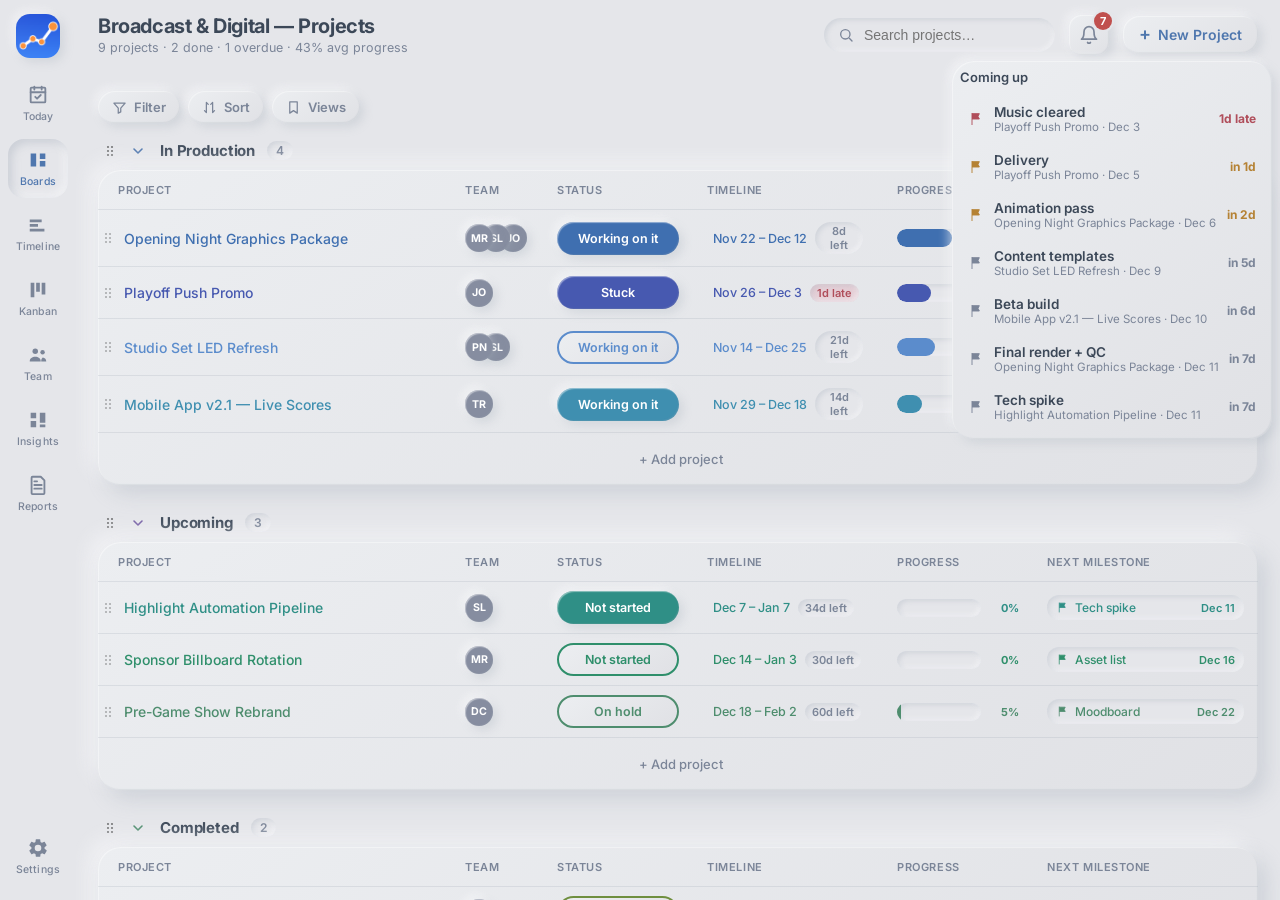
<file: index.html>
<!DOCTYPE html>
<html lang="en">
<head>
  <meta charset="UTF-8" />
  <meta name="viewport" content="width=device-width, initial-scale=1.0, viewport-fit=cover, maximum-scale=1.0" />
  <meta name="theme-color" content="#1d4ed8" />
  <title>Line Sweep Pro — Project Scheduling & Tracking</title>
  <meta name="description" content="Assign, track, monitor and set milestone dates for your team's projects." />

  <!-- PWA / iPhone home-screen -->
  <link rel="manifest" href="manifest.webmanifest" />
  <link rel="apple-touch-icon" href="icons/apple-touch-icon.png" />
  <meta name="apple-mobile-web-app-capable" content="yes" />
  <meta name="apple-mobile-web-app-status-bar-style" content="black-translucent" />
  <meta name="apple-mobile-web-app-title" content="Line Sweep Pro" />

  <link rel="preconnect" href="https://fonts.googleapis.com" />
  <link rel="preconnect" href="https://fonts.gstatic.com" crossorigin />
  <!-- Load Inter non-render-blocking: the app must never wait on the font host
       (offline / slow network). Renders instantly in the fallback, then swaps
       to Inter when it arrives (display=swap). -->
  <link rel="stylesheet" href="https://fonts.googleapis.com/css2?family=Inter:wght@300..700&display=swap"
        media="print" onload="this.media='all'" />
  <noscript><link rel="stylesheet" href="https://fonts.googleapis.com/css2?family=Inter:wght@300..700&display=swap" /></noscript>
  <link rel="stylesheet" href="css/motion.css" />
  <link rel="stylesheet" href="css/styles.css" />
</head>
<body>
  <div id="app" class="app">
    <!-- Slim icon rail (desktop) -->
    <nav class="rail" aria-label="Primary">
      <div class="rail__logo" title="Line Sweep Pro">
        <img src="icons/icon-192.png" alt="Line Sweep Pro" />
      </div>
      <button class="rail__btn" data-nav="today" title="Today">
        <svg viewBox="0 0 24 24"><path d="M5 4h14a1 1 0 011 1v14a1 1 0 01-1 1H5a1 1 0 01-1-1V5a1 1 0 011-1z" fill="none" stroke="currentColor" stroke-width="2"/><path d="M4 9h16M8 3v3M16 3v3" fill="none" stroke="currentColor" stroke-width="2" stroke-linecap="round"/><path d="M9 14l2 2 4-4" fill="none" stroke="currentColor" stroke-width="2" stroke-linecap="round" stroke-linejoin="round"/></svg>
        <span>Today</span>
      </button>
      <button class="rail__btn is-active" data-nav="board" title="Boards">
        <svg viewBox="0 0 24 24"><path d="M4 5h6v14H4zM14 5h6v6h-6zM14 13h6v6h-6z"/></svg>
        <span>Boards</span>
      </button>
      <button class="rail__btn" data-nav="timeline" title="Timeline">
        <svg viewBox="0 0 24 24"><path d="M3 6h13v3H3zM3 11h9v3H3zM3 16h16v3H3z"/></svg>
        <span>Timeline</span>
      </button>
      <button class="rail__btn" data-nav="kanban" title="Kanban">
        <svg viewBox="0 0 24 24"><path d="M4 4h4v16H4zM10 4h4v10h-4zM16 4h4v13h-4z"/></svg>
        <span>Kanban</span>
      </button>
      <button class="rail__btn" data-nav="people" title="Team">
        <svg viewBox="0 0 24 24"><circle cx="9" cy="8" r="3"/><circle cx="17" cy="9" r="2.4"/><path d="M3 19c0-3.3 2.7-5 6-5s6 1.7 6 5zM15.5 19c0-2 .6-3.4 1.7-4.2 2.4.3 3.8 1.9 3.8 4.2z"/></svg>
        <span>Team</span>
      </button>
      <button class="rail__btn" data-nav="dashboard" title="Dashboard">
        <svg viewBox="0 0 24 24"><path d="M4 13h6v7H4zM4 4h6v6H4zM14 4h6v11h-6zM14 17h6v3h-6z"/></svg>
        <span>Insights</span>
      </button>
      <button class="rail__btn" data-nav="reports" title="Reports">
        <svg viewBox="0 0 24 24"><path d="M6 3h9l4 4v14a1 1 0 01-1 1H6a1 1 0 01-1-1V4a1 1 0 011-1z" fill="none" stroke="currentColor" stroke-width="2" stroke-linejoin="round"/><path d="M8 12h8M8 16h8M8 8h3" stroke="currentColor" stroke-width="2" stroke-linecap="round"/></svg>
        <span>Reports</span>
      </button>
      <button class="rail__btn rail__btn--gear" data-nav="settings" title="Settings">
        <svg viewBox="0 0 24 24"><path d="M19.14 12.94a7.49 7.49 0 000-1.88l2.03-1.58a.5.5 0 00.12-.64l-1.92-3.32a.5.5 0 00-.6-.22l-2.39.96a7.3 7.3 0 00-1.62-.94l-.36-2.54a.5.5 0 00-.5-.42h-3.84a.5.5 0 00-.5.42l-.36 2.54c-.59.24-1.13.56-1.62.94l-2.39-.96a.5.5 0 00-.6.22L2.68 8.84a.5.5 0 00.12.64l2.03 1.58a7.49 7.49 0 000 1.88l-2.03 1.58a.5.5 0 00-.12.64l1.92 3.32c.14.24.42.34.66.22l2.39-.96c.49.38 1.03.7 1.62.94l.36 2.54c.05.24.26.42.5.42h3.84c.24 0 .45-.18.5-.42l.36-2.54c.59-.24 1.13-.56 1.62-.94l2.39.96c.24.12.52.02.66-.22l1.92-3.32a.5.5 0 00-.12-.64l-2.03-1.58zM12 15.6A3.6 3.6 0 1112 8.4a3.6 3.6 0 010 7.2z"/></svg>
        <span>Settings</span>
      </button>
    </nav>

    <!-- Main -->
    <main class="main">
      <header class="topbar">
        <button class="topbar__menu" id="menuBtn" aria-label="Menu">
          <svg viewBox="0 0 24 24"><path d="M3 6h18M3 12h18M3 18h18" stroke="currentColor" stroke-width="2" fill="none" stroke-linecap="round"/></svg>
        </button>
        <div class="topbar__title">
          <h1 id="viewTitle">Projects</h1>
          <p id="viewSubtitle" class="topbar__sub"></p>
        </div>
        <div class="topbar__search">
          <svg viewBox="0 0 24 24"><circle cx="11" cy="11" r="7" fill="none" stroke="currentColor" stroke-width="2"/><path d="M21 21l-4-4" stroke="currentColor" stroke-width="2" stroke-linecap="round"/></svg>
          <input id="searchInput" type="search" placeholder="Search projects…" autocomplete="off" />
        </div>
        <button class="topbar__bell" id="reminderBtn" aria-label="Reminders" title="Upcoming milestones">
          <svg viewBox="0 0 24 24"><path d="M18 8a6 6 0 10-12 0c0 7-3 9-3 9h18s-3-2-3-9z" fill="none" stroke="currentColor" stroke-width="2" stroke-linejoin="round"/><path d="M13.7 21a2 2 0 01-3.4 0" fill="none" stroke="currentColor" stroke-width="2" stroke-linecap="round"/></svg>
          <span class="topbar__bell-badge" id="reminderBadge" hidden>0</span>
        </button>
        <button class="btn btn--primary topbar__add" id="addProjectBtn">
          <span class="btn__plus">+</span><span class="btn__label">New Project</span>
        </button>
      </header>

      <div id="viewRoot" class="view-root"></div>
    </main>

    <!-- Mobile bottom tab bar -->
    <nav class="tabbar" aria-label="Views">
      <button class="tabbar__btn is-active" data-nav="board"><svg viewBox="0 0 24 24"><path d="M4 5h6v14H4zM14 5h6v6h-6zM14 13h6v6h-6z"/></svg><span>Board</span></button>
      <button class="tabbar__btn" data-nav="timeline"><svg viewBox="0 0 24 24"><path d="M3 6h13v3H3zM3 11h9v3H3zM3 16h16v3H3z"/></svg><span>Timeline</span></button>
      <button class="tabbar__btn tabbar__btn--fab" id="addProjectBtnMobile" aria-label="New project"><span>+</span></button>
      <button class="tabbar__btn" data-nav="people"><svg viewBox="0 0 24 24"><circle cx="9" cy="8" r="3"/><circle cx="17" cy="9" r="2.4"/><path d="M3 19c0-3.3 2.7-5 6-5s6 1.7 6 5zM15.5 19c0-2 .6-3.4 1.7-4.2 2.4.3 3.8 1.9 3.8 4.2z"/></svg><span>Team</span></button>
      <button class="tabbar__btn" data-nav="dashboard"><svg viewBox="0 0 24 24"><path d="M4 13h6v7H4zM4 4h6v6H4zM14 4h6v11h-6zM14 17h6v3h-6z"/></svg><span>Insights</span></button>
    </nav>
  </div>

  <!-- Modal host -->
  <div id="modalHost" class="modal-host" hidden></div>
  <!-- Toast host -->
  <div id="toastHost" class="toast-host" aria-live="polite"></div>

  <script src="js/motion.js"></script>
  <script src="js/store.js"></script>
  <script src="js/app.js"></script>
</body>
</html>
</file>
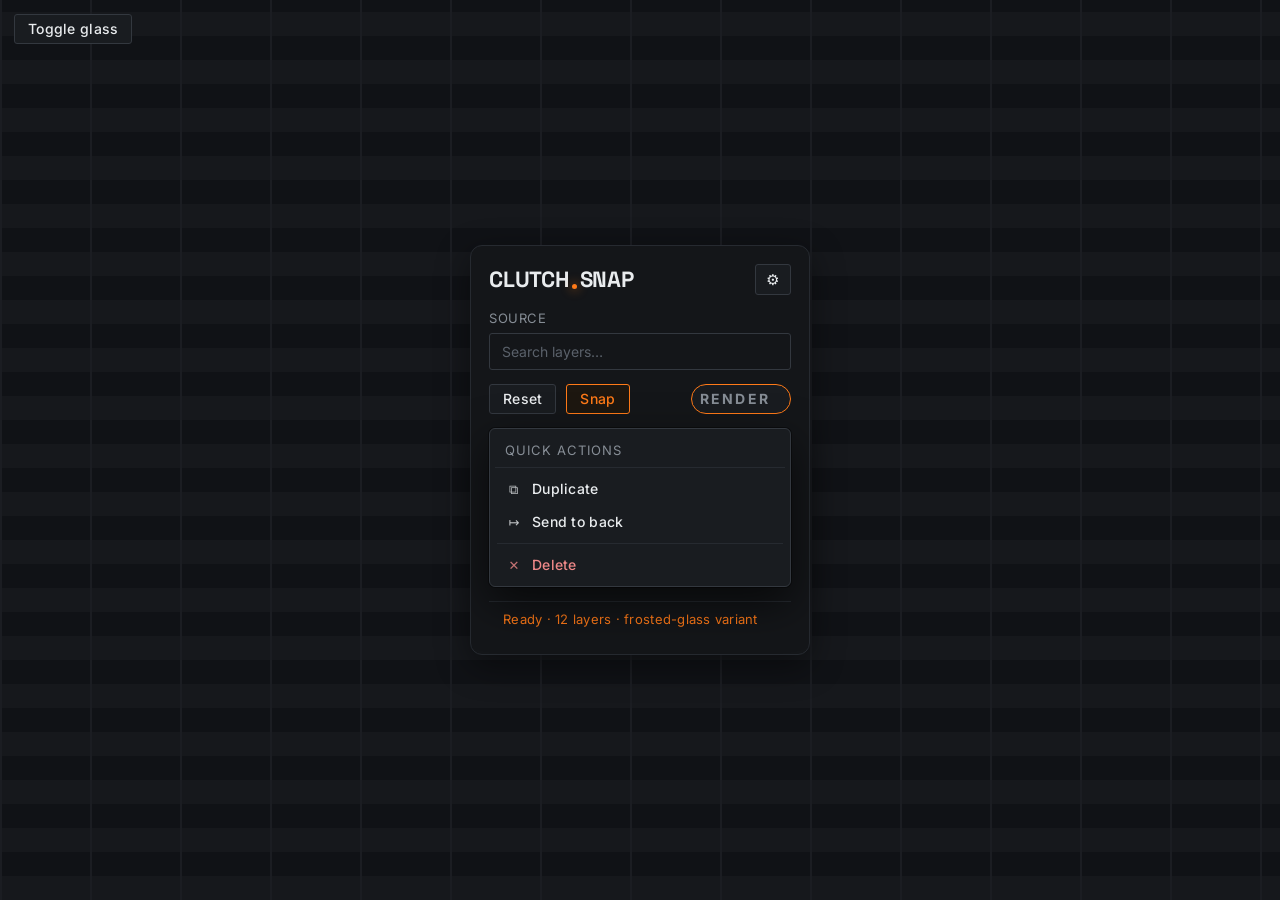
<file: glass-preview.html>
<!doctype html>
<html lang="en">
<head>
<meta charset="utf-8">
<title>Clutch — Frosted Glass Preview</title>
<!-- tokens first (single source of truth; @imports Inter + Space Grotesk),
     then base, then the glass variant. NOTE: the clutch.css I was given still
     hardcodes Geist Mono in :root, so I load tokens LAST here to let Inter win.
     The real fix is to delete the --mono/--display lines from clutch.css and let
     clutch-tokens.css own them, per that file's "single source of truth" note. -->
<link rel="stylesheet" href="clutch.css">
<link rel="stylesheet" href="clutch-glass.css">
<link rel="stylesheet" href="clutch-tokens.css">
<style>
  /* preview-only: fake an "After Effects behind the panel" so you can judge the
     glass look. In the real CEP panel this layer does NOT exist — AE draws here
     and the panel cannot blur it. This is purely to evaluate the aesthetic. */
  body{ overflow:auto; background:transparent; }
  .fake-ae{
    position:fixed; inset:0; z-index:0;
    background:
      repeating-linear-gradient(90deg, #1b1d22 0 2px, transparent 2px 90px),
      repeating-linear-gradient(0deg,  #16181c 0 24px, #101216 24px 48px),
      linear-gradient(135deg, #20242b, #0c0d10);
  }
  .stage{ position:relative; z-index:1; min-height:100%; display:flex; align-items:center; justify-content:center; padding:40px; }
  /* default (solid) panel surface — what Clutch shows with theme OFF */
  .panel{
    width:340px; padding:18px; display:flex; flex-direction:column; gap:14px;
    background:var(--panel); border:1px solid var(--line); border-radius:12px;
    box-shadow:0 10px 34px rgba(0,0,0,0.45);
  }
  .toggle{ position:fixed; top:14px; left:14px; z-index:10; }
  .row{ display:flex; gap:10px; align-items:center; }
  .field{ display:flex; flex-direction:column; gap:6px; }
  label.k{ font-size:var(--fs-label); color:var(--grey); letter-spacing:.04em; text-transform:uppercase; }
  .menu-demo{ position:static; display:flex; }
</style>
</head>
<body>
  <!-- 'fake-ae' stands in for the After Effects UI behind the panel, purely so
       you can judge the frost. NOTE: in the real CEP panel this content is NOT
       blurrable — this preview is optimistic on purpose. -->
  <div class="fake-ae"></div>

  <!-- runtime theme switch: this is the only line of app code needed to adopt it -->
  <button class="toggle" onclick="document.body.classList.toggle('theme-glass')">Toggle glass</button>

  <div class="stage">
    <div class="panel glass">
      <div class="row">
        <span class="cl-word">CLUTCH<i class="cl-dot"></i>SNAP</span>
        <span class="spacer"></span>
        <button class="icon">⚙</button>
      </div>

      <div class="field">
        <label class="k">Source</label>
        <input class="cl-input" placeholder="Search layers…">
      </div>

      <div class="row">
        <button>Reset</button>
        <button class="active">Snap</button>
        <span class="spacer"></span>
        <button class="cl-action"><span>RENDER</span></button>
      </div>

      <!-- real backdrop-filter blur: this menu frosts the panel content behind it -->
      <div class="cl-menu menu-demo" style="position:static;">
        <div class="cl-menu-head">Quick actions</div>
        <button><span class="ci">⧉</span> Duplicate</button>
        <button><span class="ci">↦</span> Send to back</button>
        <div class="cl-menu-sep"></div>
        <button class="danger"><span class="ci">✕</span> Delete</button>
      </div>

      <div class="cl-status good">Ready · 12 layers · frosted-glass variant</div>
    </div>
  </div>
</body>
</html>
</file>
<file: css/motion.css>
/* =============================================================================
   motion.css — a small, portable "house motion" system
   -----------------------------------------------------------------------------
   One settle curve, three speeds, a handful of enter/exit keyframes, and a few
   interaction patterns (lift, press, reorder, theme crossfade). Framework-
   agnostic, dependency-free, and reduced-motion aware.

   Extracted and generalized from the Rundown house motion style.

   USAGE
     <link rel="stylesheet" href="motion.css" />

     <!-- animate on mount -->
     <div class="m-pop-in"> … </div>

     <!-- transition tokens on your own rules -->
     .btn { transition: background var(--motion-fast) var(--ease-standard); }

   PHILOSOPHY
     - Reference the tokens, don't hand-pick durations/curves per element.
     - --ease-settle is the signature: things decelerate into place.
     - Keep motion short. 130/190/280ms covers almost everything.
   ============================================================================= */

:root {
  /* ---- Easing --------------------------------------------------------- */
  --ease-settle: cubic-bezier(0.22, 1, 0.36, 1);   /* THE house curve — decelerate into place */
  --ease-standard: cubic-bezier(0.4, 0, 0.2, 1);   /* symmetric ease — general transitions */
  --ease-out: cubic-bezier(0, 0, 0.2, 1);          /* decelerate — enters */
  --ease-in: cubic-bezier(0.4, 0, 1, 1);           /* accelerate — exits */

  /* ---- Durations ------------------------------------------------------ */
  --motion-fast: 130ms;  /* taps, chips, hovers */
  --motion: 190ms;       /* the default — reorders, panels, selection */
  --motion-slow: 280ms;  /* larger surfaces, theme crossfade */

  /* ---- Tunable knobs for the patterns below --------------------------- */
  --motion-travel: 8px;                              /* how far slide/pop enters move */
  --motion-lift-bg: #ffffff;                         /* dragged-item background */
  --motion-lift-shadow: 0 8px 22px rgba(0, 0, 0, 0.18);
}

/* =============================================================================
   Keyframes
   ============================================================================= */
@keyframes m-fade-in  { from { opacity: 0; } to { opacity: 1; } }
@keyframes m-fade-out { from { opacity: 1; } to { opacity: 0; } }

@keyframes m-pop-in {
  from { opacity: 0; transform: scale(0.96) translateY(var(--motion-travel)); }
  to   { opacity: 1; transform: none; }
}
@keyframes m-pop-out {
  from { opacity: 1; transform: none; }
  to   { opacity: 0; transform: scale(0.96) translateY(var(--motion-travel)); }
}

@keyframes m-slide-up-in {
  from { opacity: 0; transform: translateY(var(--motion-travel)); }
  to   { opacity: 1; transform: none; }
}
@keyframes m-slide-down-in {
  from { opacity: 0; transform: translateY(calc(-1 * var(--motion-travel))); }
  to   { opacity: 1; transform: none; }
}
@keyframes m-slide-left-in {
  from { opacity: 0; transform: translateX(var(--motion-travel)); }
  to   { opacity: 1; transform: none; }
}
@keyframes m-slide-right-in {
  from { opacity: 0; transform: translateX(calc(-1 * var(--motion-travel))); }
  to   { opacity: 1; transform: none; }
}

@keyframes m-spin  { to { transform: rotate(360deg); } }
@keyframes m-pulse { 0%, 100% { opacity: 0.35; } 50% { opacity: 1; } }
@keyframes m-shimmer { from { background-position: -150% 0; } to { background-position: 150% 0; } }

/* =============================================================================
   Enter / exit utilities — add a class to animate. `both` holds the end frame.
   ============================================================================= */
.m-fade-in    { animation: m-fade-in var(--motion) var(--ease-out) both; }
.m-fade-out   { animation: m-fade-out var(--motion-fast) var(--ease-in) both; }
.m-pop-in     { animation: m-pop-in var(--motion) var(--ease-settle) both; }
.m-pop-out    { animation: m-pop-out var(--motion-fast) var(--ease-in) both; }
.m-slide-up   { animation: m-slide-up-in var(--motion) var(--ease-settle) both; }
.m-slide-down { animation: m-slide-down-in var(--motion) var(--ease-settle) both; }
.m-slide-left { animation: m-slide-left-in var(--motion) var(--ease-settle) both; }
.m-slide-right{ animation: m-slide-right-in var(--motion) var(--ease-settle) both; }

/* Stagger children: set --m-i (index) on each, or use nth-child in your own CSS. */
.m-stagger > * { animation: m-pop-in var(--motion) var(--ease-settle) both; }
.m-stagger > *  { animation-delay: calc(var(--m-i, 0) * 40ms); }

/* Looping helpers */
.m-spin  { animation: m-spin 0.9s linear infinite; }
.m-pulse { animation: m-pulse 0.9s ease-in-out infinite; }

/* Skeleton shimmer — pair with a gradient background sized 200% wide. */
.m-shimmer {
  background: linear-gradient(
    90deg,
    rgba(0, 0, 0, 0.04) 25%,
    rgba(0, 0, 0, 0.09) 37%,
    rgba(0, 0, 0, 0.04) 63%
  );
  background-size: 200% 100%;
  animation: m-shimmer 1.4s ease-in-out infinite;
}

/* =============================================================================
   Accordion / expand
   Height can't be transitioned to `auto`, so use the grid-rows 0fr→1fr trick.
   Requires a SINGLE direct child wrapping the collapsible content:

     <div class="m-collapse" data-open>
       <div>…content…</div>
     </div>

   Toggle by adding / removing the `data-open` attribute (or `.is-open`).
   ============================================================================= */
.m-collapse {
  display: grid;
  grid-template-rows: 0fr;
  transition: grid-template-rows var(--motion) var(--ease-settle);
}
.m-collapse[data-open],
.m-collapse.is-open {
  grid-template-rows: 1fr;
}
.m-collapse > * {
  min-height: 0;
  overflow: hidden;
}

/* =============================================================================
   Interaction patterns
   ============================================================================= */

/* General hover/appearance transitions for interactive elements. */
.m-interactive {
  transition:
    background-color var(--motion-fast) var(--ease-standard),
    border-color var(--motion-fast) var(--ease-standard),
    color var(--motion-fast) var(--ease-standard),
    box-shadow var(--motion-fast) var(--ease-standard),
    transform var(--motion-fast) var(--ease-standard);
}

/* Tactile tap feedback. */
.m-press { transition: transform var(--motion-fast) var(--ease-standard); }
.m-press:active { transform: scale(0.97); }

/* Drag "lift" — apply to an item while it is being dragged / reordered. */
.m-lift {
  position: relative;
  z-index: 3;
  background: var(--motion-lift-bg);
  box-shadow: var(--motion-lift-shadow);
  cursor: grabbing;
}

/* Reorder glide — elements that should ease to a new position on layout change.
   Works on its own for transform-driven moves; for full list reordering pair it
   with a FLIP helper in JS (measure → set transform → clear on next frame). */
.m-reorder { transition: transform var(--motion) var(--ease-settle); }

/* =============================================================================
   Theme / color crossfade
   Add `.theme-animating` to the root element ONLY during a light/dark switch,
   then remove it after ~--motion-slow so ordinary interactions stay instant:

     root.classList.add('theme-animating');
     // flip your theme tokens…
     setTimeout(() => root.classList.remove('theme-animating'), 300);
   ============================================================================= */
.theme-animating,
.theme-animating *,
.theme-animating *::before,
.theme-animating *::after {
  transition:
    background-color var(--motion-slow) var(--ease-standard),
    border-color var(--motion-slow) var(--ease-standard),
    color var(--motion-slow) var(--ease-standard),
    fill var(--motion-slow) var(--ease-standard) !important;
}

/* =============================================================================
   Reduced motion — honor the OS setting. Near-instant transitions/animations
   while still letting state changes land (0.001ms keeps JS animationend/
   transitionend events firing).
   ============================================================================= */
@media (prefers-reduced-motion: reduce) {
  *,
  *::before,
  *::after {
    animation-duration: 0.001ms !important;
    animation-iteration-count: 1 !important;
    transition-duration: 0.001ms !important;
    scroll-behavior: auto !important;
  }
  .m-collapse { transition: none; }
}
</file>
<file: css/styles.css>
/* Line Sweep Pro — Monday-style design system.
   Palette nods to a blue/orange broadcast brand; motion lives in motion.js. */

:root {
  --blue: #0073ea;
  --blue-dark: #1d4ed8;
  --blue-600: #2563eb;
  --orange: #fb923c;
  --ink: #1c1f3b;
  --ink-soft: #676879;
  --line: #e6e9ef;
  --line-soft: #f0f2f6;
  --bg: #f6f7fb;
  --surface: #ffffff;
  --radius: 12px;
  --radius-sm: 8px;
  /* Motion — the house style ("On Air"): one settle curve, three speeds.
     Reference these (or Motion.EASE/DUR in js/motion.js) for anything that moves. */
  --ease-settle: cubic-bezier(0.22, 1, 0.36, 1);  /* decelerate into place */
  --ease-standard: cubic-bezier(0.4, 0, 0.2, 1);  /* symmetric ease */
  --motion-fast: 130ms;   /* taps, chips, hovers */
  --motion: 190ms;        /* the default — reorders, panels, selection */
  --motion-slow: 280ms;   /* larger surfaces */
  --shadow-sm: 0 1px 2px rgba(29, 37, 65, .06), 0 1px 3px rgba(29, 37, 65, .05);
  --shadow-md: 0 6px 20px rgba(29, 37, 65, .10);
  --shadow-lg: 0 18px 50px rgba(29, 37, 65, .22);
  --rail-w: 76px;
  --font: 'Inter', -apple-system, BlinkMacSystemFont, 'Segoe UI', Roboto, Helvetica, Arial, sans-serif;
  --safe-b: env(safe-area-inset-bottom, 0px);
}

* { box-sizing: border-box; }
html, body { height: 100%; }
body {
  margin: 0;
  font-family: var(--font);
  color: var(--ink);
  background: var(--bg);
  -webkit-font-smoothing: antialiased;
  text-rendering: optimizeLegibility;
}
button { font-family: inherit; cursor: pointer; }
svg { display: block; }
/* The [hidden] attribute must always win, even over component display rules
   (e.g. .modal-host { display: flex }). Without this the hidden modal layer
   stays as a full-screen overlay and swallows every click. */
[hidden] { display: none !important; }

/* ===== App shell ========================================================== */
.app {
  display: grid;
  grid-template-columns: var(--rail-w) 1fr;
  height: 100vh;
  height: 100dvh;
}

/* ----- Left rail ----- */
.rail {
  background: linear-gradient(180deg, #12235c 0%, #1d3a8a 100%);
  display: flex;
  flex-direction: column;
  align-items: center;
  padding: 14px 8px calc(14px + var(--safe-b));
  gap: 6px;
  overflow: hidden;
}
.rail__logo {
  width: 44px; height: 44px; border-radius: 12px; overflow: hidden;
  margin-bottom: 10px; box-shadow: 0 4px 14px rgba(0,0,0,.3); flex: none;
}
.rail__logo img { width: 100%; height: 100%; object-fit: cover; }
.rail__btn {
  width: 100%; border: 0; background: transparent; color: rgba(255,255,255,.72);
  display: flex; flex-direction: column; align-items: center; gap: 4px;
  padding: 10px 4px; border-radius: 12px; font-size: 10.5px; font-weight: 500;
  letter-spacing: .01em; transition: background .18s, color .18s, transform .18s;
}
.rail__btn svg { width: 22px; height: 22px; fill: currentColor; }
.rail__btn:hover { background: rgba(255,255,255,.10); color: #fff; transform: translateY(-1px); }
.rail__btn.is-active { background: rgba(255,255,255,.16); color: #fff; }
.rail__btn.is-active::before {
  content: ''; position: absolute; left: 0; width: 4px; height: 26px;
  background: var(--orange); border-radius: 0 4px 4px 0; margin-left: -8px;
}
.rail__btn { position: relative; }

/* ----- Main ----- */
.main { display: flex; flex-direction: column; min-width: 0; overflow: hidden; }

.topbar {
  display: flex; align-items: center; gap: 14px;
  padding: 14px 22px; background: var(--surface); border-bottom: 1px solid var(--line);
  flex: none;
}
.topbar__menu { display: none; border: 0; background: transparent; color: var(--ink); padding: 6px; border-radius: 8px; }
.topbar__menu svg { width: 24px; height: 24px; }
.topbar__title { min-width: 0; }
.topbar__title h1 { margin: 0; font-size: 20px; font-weight: 700; letter-spacing: -.02em; white-space: nowrap; overflow: hidden; text-overflow: ellipsis; }
.topbar__sub { margin: 2px 0 0; font-size: 12.5px; color: var(--ink-soft); white-space: nowrap; overflow: hidden; text-overflow: ellipsis; }
.topbar__search {
  margin-left: auto; display: flex; align-items: center; gap: 8px;
  background: var(--bg); border: 1px solid var(--line); border-radius: 999px;
  padding: 8px 14px; min-width: 220px; transition: box-shadow .18s, border-color .18s;
}
.topbar__search:focus-within { border-color: var(--blue); box-shadow: 0 0 0 3px rgba(0,115,234,.14); }
.topbar__search svg { width: 16px; height: 16px; color: var(--ink-soft); flex: none; }
.topbar__search input { border: 0; background: transparent; outline: none; font-size: 14px; width: 100%; color: var(--ink); }

.btn {
  border: 0; border-radius: 10px; padding: 10px 16px; font-size: 14px; font-weight: 600;
  display: inline-flex; align-items: center; gap: 7px; transition: transform .16s, box-shadow .18s, background .18s;
}
.btn:active { transform: scale(.97); }
.btn--primary { background: var(--blue); color: #fff; box-shadow: 0 6px 16px rgba(0,115,234,.28); }
.btn--primary:hover { background: #0060c4; box-shadow: 0 8px 22px rgba(0,115,234,.36); transform: translateY(-1px); }
.btn__plus { font-size: 18px; line-height: 1; margin-top: -2px; }
.btn--soft { background: var(--line-soft); color: var(--ink); }
.btn--soft:hover { background: #e6e9ef; }
.btn--ghost-danger { background: transparent; color: #e2445c; }
.btn--ghost-danger:hover { background: rgba(226,68,92,.10); }

.view-root { flex: 1; overflow: auto; padding: 22px; scroll-behavior: smooth; }

/* ===== Board (table) ====================================================== */
.board { max-width: 1240px; }
.group { margin-bottom: 26px; }
.group__head { display: flex; align-items: center; gap: 8px; margin-bottom: 8px; padding-left: 2px; }
.group__caret { border: 0; background: transparent; color: var(--group, var(--blue)); padding: 2px; border-radius: 6px; transition: transform .2s; }
.group__caret svg { width: 16px; height: 16px; transform: rotate(90deg); transition: transform var(--motion) var(--ease-settle); }
.group__caret.is-collapsed svg { transform: rotate(0deg); }
.group__title { border: 0; background: transparent; font-size: 15px; font-weight: 700; letter-spacing: -.01em; padding: 2px 4px; border-radius: 6px; }
.group__title:hover { background: var(--line-soft); }
.group__count { font-size: 12px; color: var(--ink-soft); background: var(--line-soft); border-radius: 999px; padding: 2px 9px; font-weight: 600; }

.group__body {
  background: var(--surface); border: 1px solid var(--line); border-radius: var(--radius);
  overflow: hidden; box-shadow: var(--shadow-sm); position: relative;
}
.group__body::before {
  content: ''; position: absolute; left: 0; top: 0; bottom: 0; width: 6px; background: var(--group, var(--blue));
}

.row {
  display: grid;
  /* Track list is built from the visible columns (see app.js); the literal
     fallback keeps the layout sane before --cols is set / on old caches. */
  grid-template-columns: var(--cols, minmax(200px, 2.2fr) 92px 150px 190px 150px minmax(160px, 1.4fr));
  align-items: center; border-bottom: 1px solid var(--line-soft); min-height: 52px;
}
.row:last-child { border-bottom: 0; }
.row--header { min-height: 40px; background: #fafbfd; position: sticky; top: 0; z-index: 2; }
.row:not(.row--header):not(.row--add):hover { background: #eef2fa; }
.cell { padding: 8px 14px; min-width: 0; }
.cell--head { font-size: 11px; text-transform: uppercase; letter-spacing: .05em; color: var(--ink-soft); font-weight: 600; }
.cell:first-child { padding-left: 20px; }

.cell--name { display: flex; align-items: center; gap: 9px; }
.cell__name { border: 0; background: transparent; text-align: left; font-size: 14px; font-weight: 500; color: var(--ink); padding: 4px 6px; border-radius: 6px; width: 100%; overflow: hidden; text-overflow: ellipsis; white-space: nowrap; }
/* No box around the name on hover — the whole row darkens instead (see .row:hover). */
.cell__name:hover { background: transparent; }

.hdot { width: 9px; height: 9px; border-radius: 50%; flex: none; box-shadow: 0 0 0 3px rgba(0,0,0,.04); }
.hdot--ok { background: #00c875; }
.hdot--risk { background: #fdab3d; }
.hdot--overdue { background: #e2445c; }
.hdot--done { background: #c4c4c4; }

.avatar {
  --sz: 30px; width: var(--sz); height: var(--sz); border-radius: 50%;
  display: inline-flex; align-items: center; justify-content: center;
  color: #fff; font-size: calc(var(--sz) * .38); font-weight: 700; letter-spacing: .02em; flex: none;
  box-shadow: 0 0 0 2px #fff, 0 1px 3px rgba(0,0,0,.18);
}
.avatar--empty { background: #eceef3; box-shadow: inset 0 0 0 2px #dfe2ea; color: #b0b4c2; }
.owner-btn { border: 0; background: transparent; padding: 0; border-radius: 999px; transition: transform .16s; }
.owner-btn:hover { transform: translateY(-1px); }
.avatar-stack { display: inline-flex; align-items: center; }
.avatar--more { display: inline-flex; align-items: center; justify-content: center; width: var(--sz, 28px); height: var(--sz, 28px); border-radius: 50%; font-size: calc(var(--sz, 28px) * .34); font-weight: 700; background: var(--line-soft); color: var(--ink-soft); box-shadow: 0 0 0 2px var(--surface); }

.pill {
  border: 0; color: #fff; font-size: 12.5px; font-weight: 600; border-radius: 6px;
  padding: 7px 10px; width: 100%; text-align: center; white-space: nowrap; overflow: hidden;
  text-overflow: ellipsis; transition: filter .16s, transform .16s;
}
.pill:hover { filter: brightness(1.05); transform: translateY(-1px); }
.pill--muted { color: #5c5f70; }
.pill--priority { background: transparent; color: var(--pc); box-shadow: inset 0 0 0 2px var(--pc); }
.pill--priority:hover { background: var(--pc); color: #fff; }

.timeline-chip { border: 0; background: transparent; display: flex; align-items: center; gap: 8px; padding: 4px 6px; border-radius: 6px; width: 100%; }
.timeline-chip:hover { background: var(--line-soft); }
.timeline-chip__text { font-size: 12.5px; color: var(--ink); font-weight: 500; white-space: nowrap; }
.timeline-chip__due { font-size: 11px; font-weight: 600; color: var(--ink-soft); background: var(--line-soft); border-radius: 999px; padding: 2px 7px; }
.timeline-chip__due.is-late { background: rgba(226,68,92,.14); color: #e2445c; }
.timeline-chip__due.is-soon { background: rgba(253,171,61,.18); color: #c77b17; }

.progress { display: flex; align-items: center; gap: 8px; border: 0; background: transparent; width: 100%; height: 22px; padding: 0; }
.progress__track { position: relative; flex: 1; height: 18px; border-radius: 999px; background: var(--line-soft); overflow: hidden; }
.progress__fill { position: absolute; left: 0; top: 0; bottom: 0; width: 0; border-radius: 999px; }
.progress__label { flex: none; min-width: 30px; font-size: 11px; font-weight: 700; color: var(--ink); text-align: right; }

.ms-chip { display: flex; align-items: center; gap: 6px; font-size: 12px; color: var(--ink); background: var(--line-soft); border-radius: 8px; padding: 5px 9px; min-width: 0; }
.ms-chip__flag { width: 13px; height: 13px; color: var(--ink-soft); flex: none; }
.ms-chip__flag svg { width: 13px; height: 13px; }
.ms-chip__name { font-weight: 500; overflow: hidden; text-overflow: ellipsis; white-space: nowrap; }
.ms-chip__date { margin-left: auto; font-size: 11px; color: var(--ink-soft); font-weight: 600; flex: none; }
.ms-chip.is-late { background: rgba(226,68,92,.12); }
.ms-chip.is-late .ms-chip__date, .ms-chip.is-late .ms-chip__flag { color: #e2445c; }
.ms-chip.is-soon { background: rgba(253,171,61,.16); }
.ms-chip.is-soon .ms-chip__date { color: #c77b17; }
.ms-chip--empty { color: var(--ink-soft); background: transparent; }

.row--add { cursor: pointer; }
.row--add .cell { color: var(--ink-soft); font-weight: 500; font-size: 13px; grid-column: 1 / -1; }
.row--add:hover { background: #f7f9fd; }
.row--add:hover .cell { color: var(--blue); }

/* ===== Popover ============================================================ */
.popover {
  position: fixed; z-index: 200; background: var(--surface); border: 1px solid var(--line);
  border-radius: 12px; box-shadow: var(--shadow-lg); padding: 8px; min-width: 180px;
}
.popover--swatches { display: grid; grid-template-columns: 1fr; gap: 5px; min-width: 190px; }
.swatch { border: 0; color: #fff; font-weight: 600; font-size: 13px; padding: 9px 12px; border-radius: 8px; text-align: left; transition: transform .14s; }
.swatch:hover { transform: translateX(2px); filter: brightness(1.04); }
.popover--people { min-width: 240px; max-height: 320px; overflow: auto; }
.people-opt { display: grid; grid-template-columns: auto 1fr auto; align-items: center; gap: 9px; width: 100%; border: 0; background: transparent; padding: 7px 8px; border-radius: 8px; text-align: left; }
.people-opt:hover { background: var(--line-soft); }
.people-opt__name { font-size: 13.5px; font-weight: 500; }
.people-opt__role { font-size: 11px; color: var(--ink-soft); }
.people-opt__check { width: 18px; height: 18px; color: var(--blue); flex: none; margin-left: auto; }
.people-opt__check svg { width: 18px; height: 18px; }
.people-opt.is-on { background: rgba(95,127,178,.12); }

/* Editor people picker (multi-select chips) */
.people-pick { display: flex; flex-wrap: wrap; gap: 8px; }
.people-pick__chip { display: inline-flex; align-items: center; gap: 7px; border: 0; background: var(--surface); border-radius: 999px; padding: 5px 12px 5px 5px; font-size: 13px; font-weight: 500; color: var(--ink); box-shadow: var(--shadow-sm); opacity: .62; transition: opacity .16s, transform .16s; }
.people-pick__chip:hover { transform: translateY(-1px); }
.people-pick__chip.is-on { opacity: 1; box-shadow: var(--shadow-sm), 0 0 0 2px var(--blue); }
.popover--progress { min-width: 220px; padding: 14px; }
.popover__label { font-size: 13px; font-weight: 600; margin-bottom: 10px; }
.popover--menu { min-width: 210px; }
.menu-opt { display: block; width: 100%; text-align: left; border: 0; background: transparent; padding: 10px 12px; border-radius: 8px; font-size: 13.5px; font-weight: 500; }
.menu-opt:hover { background: var(--line-soft); }
.menu-opt--danger { color: #e2445c; }

.range { -webkit-appearance: none; appearance: none; width: 100%; height: 6px; border-radius: 999px; background: var(--line); outline: none; }
.range::-webkit-slider-thumb { -webkit-appearance: none; width: 20px; height: 20px; border-radius: 50%; background: var(--blue); cursor: pointer; box-shadow: 0 2px 6px rgba(0,115,234,.4); border: 2px solid #fff; }
.range::-moz-range-thumb { width: 18px; height: 18px; border-radius: 50%; background: var(--blue); cursor: pointer; border: 2px solid #fff; }

/* ===== Timeline (Gantt) =================================================== */
.timeline { background: var(--surface); border: 1px solid var(--line); border-radius: var(--radius); box-shadow: var(--shadow-sm); overflow: hidden; }
.timeline__scroll { overflow-x: auto; }
.timeline__inner { position: relative; min-width: 100%; }
.timeline__months { display: flex; border-bottom: 1px solid var(--line); background: #fafbfd; position: sticky; top: 0; z-index: 3; }
.timeline__month { font-size: 12px; font-weight: 700; color: var(--ink-soft); padding: 10px 12px; border-left: 1px solid var(--line-soft); white-space: nowrap; }
.timeline__today { position: absolute; top: 0; bottom: 0; width: 2px; background: var(--orange); z-index: 1; pointer-events: none; }
.timeline__today-flag { position: absolute; top: 4px; left: 3px; background: var(--orange); color: #fff; font-size: 10px; font-weight: 700; padding: 2px 6px; border-radius: 5px; white-space: nowrap; }
.timeline__rows { position: relative; }
.timeline__row { display: flex; align-items: center; border-bottom: 1px solid var(--line-soft); min-height: 46px; }
.timeline__row:last-child { border-bottom: 0; }
.timeline__label { width: 240px; flex: none; display: flex; align-items: center; gap: 8px; border: 0; background: transparent; text-align: left; padding: 8px 14px; position: sticky; left: 0; background: var(--surface); z-index: 2; border-right: 1px solid var(--line); }
.timeline__label-text { font-size: 13px; font-weight: 500; overflow: hidden; text-overflow: ellipsis; white-space: nowrap; }
.timeline__track { position: relative; flex: 1; height: 46px; }
.gbar { position: absolute; top: 9px; height: 28px; border: 0; border-radius: 8px; box-shadow: 0 2px 6px rgba(0,0,0,.14); overflow: hidden; display: flex; align-items: center; padding: 0 8px; transition: transform .16s, box-shadow .16s; }
.gbar:hover { transform: translateY(-1px); box-shadow: 0 6px 14px rgba(0,0,0,.22); }
.gbar__fill { position: absolute; left: 0; top: 0; bottom: 0; background: rgba(255,255,255,.28); }
.gbar__label { position: relative; z-index: 1; color: #fff; font-size: 11px; font-weight: 700; text-shadow: 0 1px 2px rgba(0,0,0,.25); }
.gdia { position: absolute; top: 16px; width: 12px; height: 12px; background: #fff; border: 2px solid var(--ink); transform: rotate(45deg); border-radius: 2px; z-index: 2; box-shadow: 0 1px 3px rgba(0,0,0,.2); }
.gdia.is-done { background: var(--ink); }

/* ===== Kanban ============================================================= */
.kanban { display: flex; gap: 14px; align-items: flex-start; min-height: 100%; padding-bottom: 8px; }
.kcol { background: var(--line-soft); border-radius: var(--radius); width: 280px; flex: none; display: flex; flex-direction: column; max-height: 100%; }
.kcol__head { display: flex; align-items: center; gap: 8px; padding: 12px 14px; font-weight: 700; }
.kcol__dot { width: 10px; height: 10px; border-radius: 50%; background: var(--c); }
.kcol__title { font-size: 13.5px; }
.kcol__count { margin-left: auto; font-size: 12px; color: var(--ink-soft); background: var(--surface); border-radius: 999px; padding: 1px 9px; font-weight: 600; }
.kcol__list { padding: 4px 10px 12px; display: flex; flex-direction: column; gap: 10px; overflow-y: auto; min-height: 60px; border-radius: 10px; transition: background .18s, box-shadow .18s; }
.kcol__list.is-over { background: rgba(0,115,234,.08); box-shadow: inset 0 0 0 2px rgba(0,115,234,.35); }

.kcard { background: var(--surface); border-radius: 10px; border: 1px solid var(--line); box-shadow: var(--shadow-sm); padding: 12px; border-left: 4px solid var(--pc); cursor: grab; transition: box-shadow var(--motion-fast) var(--ease-standard), transform var(--motion-fast) var(--ease-standard); }
.kcard:hover { box-shadow: var(--shadow-md); transform: translateY(-1px); }
.kcard.is-dragging { opacity: .6; cursor: grabbing; transform: scale(1.01); box-shadow: var(--shadow-lg); }
.kcard__top { display: flex; align-items: center; justify-content: space-between; margin-bottom: 8px; }
.ptag { font-size: 10.5px; font-weight: 700; text-transform: uppercase; letter-spacing: .04em; color: var(--pc); background: color-mix(in srgb, var(--pc) 14%, white); padding: 3px 8px; border-radius: 999px; }
.kcard__title { border: 0; background: transparent; text-align: left; font-size: 14px; font-weight: 600; color: var(--ink); padding: 0; width: 100%; line-height: 1.3; }
.kcard__title:hover { color: var(--blue); }
.kcard__meta { display: flex; align-items: center; gap: 8px; margin: 10px 0 8px; }
.kcard__due { font-size: 11.5px; font-weight: 600; color: var(--ink-soft); margin-left: auto; }
.kcard__due.is-late { color: #e2445c; } .kcard__due.is-soon { color: #c77b17; }
.kcard__progress { height: 6px; border-radius: 999px; background: var(--line-soft); overflow: hidden; }
.kcard__progress-fill { display: block; height: 100%; width: 0; border-radius: 999px; }
.kcard__ms { display: flex; align-items: center; gap: 6px; margin-top: 9px; font-size: 11.5px; color: var(--ink-soft); font-weight: 500; }
.kcard__ms-flag { width: 12px; height: 12px; flex: none; } .kcard__ms-flag svg { width: 12px; height: 12px; }

/* ===== People ============================================================= */
.people-grid { display: grid; grid-template-columns: repeat(auto-fill, minmax(300px, 1fr)); gap: 16px; max-width: 1240px; }
.pcard { background: var(--surface); border: 1px solid var(--line); border-radius: var(--radius); box-shadow: var(--shadow-sm); padding: 16px; }
.pcard__head { display: flex; align-items: center; gap: 12px; margin-bottom: 14px; }
.pcard__name { font-size: 15px; font-weight: 700; }
.pcard__role { font-size: 12px; color: var(--ink-soft); }
.pcard__stats { display: grid; grid-template-columns: repeat(3,1fr); gap: 8px; margin-bottom: 14px; }
.pstat { background: var(--bg); border-radius: 10px; padding: 10px; text-align: center; }
.pstat__value { font-size: 20px; font-weight: 700; }
.pstat__label { font-size: 10.5px; color: var(--ink-soft); text-transform: uppercase; letter-spacing: .04em; font-weight: 600; margin-top: 2px; }
.pstat--danger .pstat__value { color: #e2445c; }
.pcard__cap { margin-bottom: 12px; }
.pcard__cap-label { display: flex; justify-content: space-between; font-size: 11.5px; font-weight: 600; color: var(--ink-soft); margin-bottom: 6px; }
.pcard__cap-level { padding: 1px 8px; border-radius: 999px; }
.pcard__cap-level--high { background: rgba(226,68,92,.14); color: #e2445c; }
.pcard__cap-level--balanced { background: rgba(0,115,234,.12); color: var(--blue); }
.pcard__cap-level--free { background: var(--line-soft); color: var(--ink-soft); }
.pcard__cap-bar { height: 8px; border-radius: 999px; background: var(--line-soft); overflow: hidden; }
.pcard__cap-fill { display: block; height: 100%; width: 0; border-radius: 999px; }
.pcard__projects { display: flex; flex-direction: column; gap: 2px; border-top: 1px solid var(--line-soft); padding-top: 8px; }
.pcard__proj { display: flex; align-items: center; gap: 9px; border: 0; background: transparent; text-align: left; padding: 7px 6px; border-radius: 8px; }
.pcard__proj:hover { background: var(--line-soft); }
.pcard__proj-dot { width: 8px; height: 8px; border-radius: 50%; flex: none; }
.pcard__proj-name { font-size: 13px; font-weight: 500; overflow: hidden; text-overflow: ellipsis; white-space: nowrap; }
.pcard__proj-due { margin-left: auto; font-size: 11px; color: var(--ink-soft); font-weight: 600; flex: none; }
.pcard__empty { font-size: 12.5px; color: var(--ink-soft); padding: 8px 4px; }

/* ===== Dashboard ========================================================== */
.dash { max-width: 1240px; }
.dash__kpis { display: grid; grid-template-columns: repeat(4, 1fr); gap: 14px; margin-bottom: 16px; }
.kpi { background: var(--surface); border: 1px solid var(--line); border-radius: var(--radius); box-shadow: var(--shadow-sm); padding: 16px; display: flex; align-items: center; gap: 14px; position: relative; overflow: hidden; }
.kpi::after { content: ''; position: absolute; left: 0; top: 0; bottom: 0; width: 5px; background: var(--c); }
.kpi__icon { width: 44px; height: 44px; border-radius: 12px; display: flex; align-items: center; justify-content: center; background: color-mix(in srgb, var(--c) 14%, white); color: var(--c); flex: none; }
.kpi__icon svg { width: 24px; height: 24px; fill: currentColor; }
.kpi__value { font-size: 28px; font-weight: 700; line-height: 1; letter-spacing: -.02em; }
.kpi__label { font-size: 12px; color: var(--ink-soft); font-weight: 500; margin-top: 4px; }

.dash__cols { display: grid; grid-template-columns: 1fr 1fr; gap: 14px; margin-bottom: 16px; }
.card { background: var(--surface); border: 1px solid var(--line); border-radius: var(--radius); box-shadow: var(--shadow-sm); padding: 18px; }
.card__title { font-size: 14px; font-weight: 700; margin-bottom: 14px; }
.dash__empty { font-size: 13px; color: var(--ink-soft); padding: 10px 0; }

.donut-wrap { display: flex; align-items: center; gap: 18px; flex-wrap: wrap; }
.donut { width: 168px; height: 168px; flex: none; }
.donut__num { font-size: 30px; font-weight: 700; fill: var(--ink); }
.donut__sub { font-size: 11px; fill: var(--ink-soft); font-weight: 500; }
.donut__legend { flex: 1; min-width: 150px; display: flex; flex-direction: column; gap: 7px; }
.donut__legend-item { display: flex; align-items: center; gap: 9px; font-size: 13px; }
.donut__legend-dot { width: 11px; height: 11px; border-radius: 3px; }
.donut__legend-label { font-weight: 500; }
.donut__legend-count { margin-left: auto; font-weight: 700; color: var(--ink-soft); }

.wlchart { display: flex; flex-direction: column; gap: 12px; }
.wlchart__row { display: grid; grid-template-columns: 120px 1fr 30px; align-items: center; gap: 10px; }
.wlchart__name { display: flex; align-items: center; gap: 7px; font-size: 12.5px; font-weight: 500; }
.wlchart__track { display: flex; height: 22px; border-radius: 6px; overflow: hidden; background: var(--line-soft); }
.wlchart__seg { width: 0; transition: width var(--motion-slow) var(--ease-settle); }
.wlchart__total { font-size: 13px; font-weight: 700; text-align: right; color: var(--ink-soft); }
.wlchart__legend { display: flex; gap: 16px; margin-top: 14px; font-size: 12px; color: var(--ink-soft); font-weight: 500; }
.wlchart__legend-item { display: flex; align-items: center; gap: 6px; }
.wlchart__legend-dot { width: 10px; height: 10px; border-radius: 3px; }

.up-item { display: grid; grid-template-columns: auto 1fr auto auto; align-items: center; gap: 12px; width: 100%; border: 0; background: transparent; text-align: left; padding: 11px 8px; border-radius: 10px; border-bottom: 1px solid var(--line-soft); }
.up-item:last-child { border-bottom: 0; }
.up-item:hover { background: var(--bg); }
.up-item__flag { width: 30px; height: 30px; border-radius: 8px; display: flex; align-items: center; justify-content: center; background: var(--line-soft); color: var(--ink-soft); flex: none; }
.up-item__flag svg { width: 16px; height: 16px; }
.up-item__flag.is-late { background: rgba(226,68,92,.14); color: #e2445c; }
.up-item__flag.is-soon { background: rgba(253,171,61,.18); color: #c77b17; }
.up-item__name { font-size: 13.5px; font-weight: 600; }
.up-item__proj { font-size: 11.5px; color: var(--ink-soft); }
.up-item__when { font-size: 12px; font-weight: 700; color: var(--ink-soft); }
.up-item__when.is-late { color: #e2445c; } .up-item__when.is-soon { color: #c77b17; }

/* ===== Modal ============================================================== */
.modal-host { position: fixed; inset: 0; z-index: 300; display: flex; align-items: center; justify-content: center; padding: 20px; }
.modal-backdrop {
  position: absolute; inset: 0; background: transparent;
  -webkit-backdrop-filter: blur(6px); backdrop-filter: blur(6px);
  transform: translateZ(0);
}
/* The tint fades in on a SEPARATE, non-filtered layer. Never animate the opacity
   of the blur layer itself — that re-rasterizes the whole-screen blur every
   frame and is the source of the open stutter. The blur is static (sampled
   once); only this cheap tint transitions. */
.modal-backdrop::after {
  content: ''; position: absolute; inset: 0; background: rgba(20,26,50,.5);
  opacity: 0; transition: opacity var(--motion) var(--ease-standard);
}
.modal-backdrop.is-open::after { opacity: 1; }
.modal { position: relative; background: var(--surface); border-radius: 16px; box-shadow: var(--shadow-lg); width: 100%; max-width: 560px; max-height: 90vh; display: flex; flex-direction: column; overflow: hidden; will-change: transform, opacity; }
.modal__head { display: flex; align-items: center; justify-content: space-between; padding: 18px 22px; border-bottom: 1px solid var(--line); }
.modal__eyebrow { font-size: 12px; font-weight: 700; text-transform: uppercase; letter-spacing: .06em; color: var(--blue); }
.modal__close { border: 0; background: var(--line-soft); width: 30px; height: 30px; border-radius: 8px; font-size: 20px; color: var(--ink-soft); line-height: 1; }
.modal__close:hover { background: #e6e9ef; color: var(--ink); }
.modal__body { padding: 20px 22px; overflow-y: auto; }
.field { margin-bottom: 16px; }
.field__label { display: block; font-size: 12px; font-weight: 600; color: var(--ink-soft); margin-bottom: 6px; }
.input { width: 100%; border: 1px solid var(--line); border-radius: 10px; padding: 11px 13px; font-size: 14px; font-family: inherit; color: var(--ink); background: var(--surface); outline: none; transition: border-color .16s, box-shadow .16s; }
.input:focus { border-color: var(--blue); box-shadow: 0 0 0 3px rgba(0,115,234,.14); }
.input--area { resize: vertical; min-height: 62px; }
.input--select { appearance: none; background-image: url("data:image/svg+xml,%3Csvg xmlns='http://www.w3.org/2000/svg' viewBox='0 0 24 24'%3E%3Cpath d='M7 10l5 5 5-5' fill='none' stroke='%23676879' stroke-width='2' stroke-linecap='round'/%3E%3C/svg%3E"); background-repeat: no-repeat; background-position: right 10px center; background-size: 18px; padding-right: 34px; }
.input--sm { padding: 8px 10px; font-size: 13px; }
.input--date { max-width: 150px; }
.form-grid { display: grid; grid-template-columns: 1fr 1fr; gap: 12px; margin-bottom: 16px; }
.form-grid .field { margin-bottom: 0; }

.ms-editor { display: flex; flex-direction: column; gap: 8px; }
.ms-editor__row { display: grid; grid-template-columns: 16px 18px minmax(60px, 1fr) 124px 84px 26px 26px; align-items: center; gap: 6px; border-radius: 10px; }
/* No drop-indicator bar — the lifted row is the cue (Rundown style). */
.ms-editor__row.is-dragging { opacity: 1; transform: scale(1.01); background: var(--nm-base); box-shadow: 0 8px 22px rgba(60,72,110,.18); border-radius: 12px; position: relative; z-index: 2; }
.ms-editor__handle { display: flex; align-items: center; justify-content: center; width: 16px; color: var(--ink-soft); cursor: grab; touch-action: none; }
.ms-editor__handle svg { width: 16px; height: 16px; fill: currentColor; }
.ms-editor__handle:active { cursor: grabbing; }
.ms-editor__who { padding-right: 22px; min-width: 0; }
.ms-editor__chk { width: 18px; height: 18px; accent-color: #4e8d6e; }
.ms-editor__del { border: 0; background: var(--line-soft); color: var(--ink-soft); width: 28px; height: 28px; border-radius: 7px; font-size: 16px; line-height: 1; flex: none; }
.ms-editor__del:hover { background: rgba(176,78,91,.14); color: #b04e5b; }
@media (max-width: 640px) {
  .ms-editor__row { display: flex; flex-wrap: wrap; align-items: center; gap: 7px; }
  .ms-editor__row .input--sm:not(.input--date):not(.ms-editor__who) { flex: 1 1 100%; order: 1; }
  .ms-editor__del { order: 0; margin-left: auto; }
  .ms-editor__row .input--date { order: 2; flex: 1 1 46%; max-width: none; }
  .ms-editor__who { order: 2; flex: 1 1 44%; }
}
.ms-editor__add { border: 1px dashed var(--line); background: transparent; color: var(--blue); font-weight: 600; font-size: 13px; padding: 9px; border-radius: 8px; }
.ms-editor__add:hover { background: rgba(0,115,234,.05); border-color: var(--blue); }

.modal__foot { display: flex; align-items: center; gap: 10px; padding: 16px 22px; border-top: 1px solid var(--line); background: #fafbfd; }
.modal__foot-spacer { flex: 1; }

/* ===== Toast & FX ========================================================= */
.toast-host { position: fixed; bottom: calc(20px + var(--safe-b)); left: 50%; transform: translateX(-50%); z-index: 400; display: flex; flex-direction: column; gap: 8px; align-items: center; pointer-events: none; }
.toast { background: var(--ink); color: #fff; font-size: 13.5px; font-weight: 500; padding: 11px 18px; border-radius: 999px; box-shadow: var(--shadow-lg); }
.toast--success { background: #00854d; }
.toast--info { background: #2b3350; }
.fx-ring { position: fixed; z-index: 500; width: 60px; height: 60px; border-radius: 50%; border: 3px solid var(--orange); pointer-events: none; }

/* ===== Mobile bottom tab bar ============================================== */
.tabbar { display: none; }

/* ===== Responsive ========================================================= */
@media (max-width: 900px) {
  .app { grid-template-columns: 1fr; }
  .rail { display: none; }
  .topbar__menu { display: block; }
  .topbar { padding: 12px 16px; gap: 10px; }
  .topbar__search { min-width: 0; width: 42px; padding: 8px; transition: width .2s; }
  .topbar__search input { width: 0; padding: 0; }
  .topbar__search:focus-within { width: 200px; }
  .topbar__search:focus-within input { width: 100%; }
  .topbar__add .btn__label { display: none; }
  .topbar__add { padding: 10px 12px; }
  .view-root { padding: 14px 12px calc(80px + var(--safe-b)); }

  /* Table → stacked cards on mobile */
  .row--header { display: none; }
  .group__body::before { width: 5px; }
  .row {
    grid-template-columns: 1fr 1fr; grid-template-areas:
      'name name' 'status priority' 'owner timeline' 'progress progress' 'milestone milestone';
    gap: 4px 10px; padding: 12px 14px 14px; align-items: center;
  }
  .cell { padding: 4px 0; }
  .cell:first-child { padding-left: 0; }
  .cell--name { grid-area: name; }
  .cell--owner { grid-area: owner; }
  .cell--status { grid-area: status; }
  .cell--timeline { grid-area: timeline; justify-self: end; }
  .cell--priority { grid-area: priority; }
  .cell--progress { grid-area: progress; }
  .cell--milestone { grid-area: milestone; }
  .cell--owner::before, .cell--status::before, .cell--priority::before { content: attr(data-label); }

  .dash__kpis { grid-template-columns: 1fr 1fr; }
  .dash__cols { grid-template-columns: 1fr; }
  .people-grid { grid-template-columns: 1fr; }
  .modal-host { padding: 0; align-items: flex-end; }
  .modal { max-width: 100%; border-radius: 18px 18px 0 0; max-height: 92vh; }

  .tabbar {
    display: flex; position: fixed; bottom: 0; left: 0; right: 0; z-index: 100;
    background: var(--surface); border-top: 1px solid var(--line);
    padding: 6px 6px calc(6px + var(--safe-b)); justify-content: space-around; align-items: center;
    box-shadow: 0 -4px 20px rgba(29,37,65,.08);
  }
  .tabbar__btn { border: 0; background: transparent; color: var(--ink-soft); display: flex; flex-direction: column; align-items: center; gap: 3px; font-size: 10px; font-weight: 600; padding: 6px 10px; border-radius: 10px; flex: 1; transition: color .16s; }
  .tabbar__btn svg { width: 22px; height: 22px; fill: currentColor; }
  .tabbar__btn.is-active { color: var(--blue); }
  .tabbar__btn--fab { flex: none; background: var(--blue); color: #fff; width: 52px; height: 52px; border-radius: 16px; margin-top: -18px; box-shadow: 0 8px 20px rgba(0,115,234,.4); justify-content: center; }
  .tabbar__btn--fab span { font-size: 30px; font-weight: 300; line-height: 1; margin-top: -3px; }
}

@media (max-width: 420px) {
  .dash__kpis { grid-template-columns: 1fr 1fr; }
  .row { grid-template-columns: 1fr; grid-template-areas: 'name' 'status' 'timeline' 'progress' 'owner' 'priority' 'milestone'; }
  .cell--timeline { justify-self: start; }
}

@media (prefers-reduced-motion: reduce) {
  * { scroll-behavior: auto !important; }
}

/* ============================================================================
   NEUMORPHISM — full soft-UI theme (reference recipe)
   Base #e5e6ea with a 145deg gradient on raised faces; elevation from a paired
   white highlight (top-left) + cool shadow (bottom-right). Raised = panels,
   cards, buttons; inset = inputs, search, progress, kanban columns; pressed =
   active. Chrome is monochrome; status/priority use a muted accent set (store.js).
   Delete this block to revert.
   ========================================================================== */
:root {
  --nm-base: #e5e6ea;
  --nm-grad: linear-gradient(145deg, #eceef1 0%, #e0e1e5 100%);
  /* Tune motion.css's drag-lift to the neumorphic palette. */
  --motion-lift-bg: #e5e6ea;
  --motion-lift-shadow: 0 10px 26px rgba(60,72,110,.20);
  --nm-text: #3c4858;
  --nm-text-soft: #7b8598;
  --nm-accent: #4f77ae;

  --bg: #e5e6ea;
  --surface: #e5e6ea;
  --ink: #3c4858;
  --ink-soft: #7b8598;
  --blue: #4f77ae;
  --line: transparent;
  --line-soft: rgba(156,165,178,.22);
  --radius: 22px;
  --radius-sm: 14px;

  /* Softened: lower offsets/blur and — the main lever — reduced highlight &
     shadow opacity so the extrusion reads gently instead of shouting. */
  --nm-raised: inset 1px 1px 1px rgba(255,255,255,.45), inset -1px -1px 1px rgba(156,165,178,.18), 9px 9px 20px rgba(156,165,178,.30), -9px -9px 20px rgba(251,252,253,.55);
  --nm-raised-sm: inset 1px 1px 1px rgba(255,255,255,.45), inset -1px -1px 1px rgba(156,165,178,.18), 4px 4px 10px rgba(156,165,178,.26), -4px -4px 10px rgba(251,252,253,.52);
  --nm-inset: inset 4px 4px 9px rgba(156,165,178,.34), inset -4px -4px 9px rgba(251,252,253,.55);
  --nm-inset-sm: inset 2px 2px 5px rgba(156,165,178,.28), inset -2px -2px 5px rgba(251,252,253,.52);
  --shadow-sm: var(--nm-raised-sm);
  --shadow-md: var(--nm-raised);
  --shadow-lg: var(--nm-raised);
}

body { background: var(--nm-base); color: var(--nm-text); }
.view-root { background: var(--nm-base); }

/* ---- Raised surfaces ---- */
.group__body, .timeline, .card, .kpi, .pcard, .kcard, .modal, .popover {
  background: var(--nm-base); background-image: var(--nm-grad);
  border: 0 !important; box-shadow: var(--nm-raised); border-radius: var(--radius);
}
.kpi, .pcard, .kcard, .popover { box-shadow: var(--nm-raised-sm); }
.group__body::before { display: none; }

/* ---- Rail ---- */
.rail { background: var(--nm-base); box-shadow: none; }
.rail__logo { box-shadow: var(--nm-raised-sm); border-radius: 14px; }
.rail__btn { color: var(--nm-text-soft); border-radius: 16px; transition: box-shadow .18s ease, color .18s ease; }
.rail__btn:hover { background: var(--nm-base); background-image: var(--nm-grad); box-shadow: var(--nm-raised-sm); color: var(--nm-text); transform: none; }
.rail__btn.is-active { color: var(--nm-accent); background: var(--nm-base); box-shadow: var(--nm-inset); }
.rail__btn.is-active::before { display: none; }

/* ---- Top bar ---- */
.topbar { background: var(--nm-base); border-bottom: 0; box-shadow: none; z-index: 5; }
.topbar__title h1 { color: var(--nm-text); }
.topbar__sub, .cell--head { color: var(--nm-text-soft); }
.topbar__search { background: var(--nm-base); border: 0; box-shadow: var(--nm-inset-sm); border-radius: 999px; }
.topbar__search:focus-within { box-shadow: var(--nm-inset-sm), 0 0 0 2px rgba(156,165,178,.40); }
.topbar__search input { color: var(--nm-text); }

/* ---- Buttons ---- */
.btn { border: 0; border-radius: 16px; color: var(--nm-text); background: var(--nm-base); background-image: var(--nm-grad); box-shadow: var(--nm-raised-sm); transition: transform .15s ease, box-shadow .15s ease; }
.btn:hover { transform: translateY(-2px); box-shadow: var(--nm-raised-sm); }
.btn:active { transform: translateY(0); box-shadow: var(--nm-inset); }
.btn--primary, .btn--primary:hover { background: var(--nm-base); background-image: var(--nm-grad); color: var(--nm-accent); }
.btn--primary .btn__plus { color: var(--nm-accent); }
.btn--soft { color: var(--nm-text); }
.btn--ghost-danger { color: #b0616d; box-shadow: var(--nm-raised-sm); }

/* ---- Board rows ---- */
.row--header { background: transparent; }
.row:not(.row--header):not(.row--add):hover { background: rgba(156,165,178,.12); }
.row--add { width: 100%; border: 0; background: transparent; -webkit-appearance: none; appearance: none; }   /* full width + no native button border/chrome */
.row--add:hover { background: rgba(156,165,178,.09); }
.row--add:hover .cell { color: var(--nm-accent); }
.cell__name, .cell__name:hover, .timeline-chip:hover, .group__title:hover { background: transparent; }
.cell__name { color: var(--nm-text); }
.group__title { color: var(--nm-text) !important; }
.group__count { color: var(--nm-text-soft); background: var(--nm-base); box-shadow: var(--nm-inset-sm); }

/* ---- Health dots (muted) ---- */
.hdot { box-shadow: none; }
.hdot--ok { background: #4e8d6e; }
.hdot--risk { background: #b58234; }
.hdot--overdue { background: #b04e5b; }
.hdot--done { background: #868fa1; }

/* ---- Pills (muted color fills from store.js, softly raised) ---- */
.pill { border-radius: 999px; box-shadow: var(--nm-raised-sm); }
.pill--muted { color: #fff; }
.pill:hover { transform: translateY(-1px); filter: none; }
.pill--priority { background: var(--nm-base); background-image: var(--nm-grad); box-shadow: var(--nm-raised-sm); }
.pill--priority:hover { background: var(--nm-base); background-image: var(--nm-grad); color: var(--pc); }

/* ---- Progress: color fill in a sunken well ---- */
.progress { background: transparent; box-shadow: none; }
.progress__track { background: var(--nm-base); box-shadow: var(--nm-inset-sm); }
.progress__label { color: var(--nm-text); }

/* ---- Chips / avatars ---- */
.avatar { box-shadow: var(--nm-raised-sm); }
.ms-chip { background: var(--nm-base); box-shadow: var(--nm-inset-sm); border-radius: 12px; color: var(--nm-text); }
.ms-chip--empty { box-shadow: none; color: var(--nm-text-soft); }
.ms-chip__date, .ms-chip__flag { color: var(--nm-text-soft); }
.ms-chip.is-late { box-shadow: var(--nm-inset-sm); }
.ms-chip.is-late .ms-chip__date, .ms-chip.is-late .ms-chip__flag { color: #b04e5b; }
.ms-chip.is-soon .ms-chip__date { color: #b58234; }
.timeline-chip__text { color: var(--nm-text); }
.timeline-chip__due { background: var(--nm-base); box-shadow: var(--nm-inset-sm); color: var(--nm-text-soft); }
.timeline-chip__due.is-late { color: #b04e5b; }
.timeline-chip__due.is-soon { color: #b58234; }

/* ---- Inputs / modal ---- */
.input, .input--select, .input--area { background: var(--nm-base) !important; background-image: none !important; border: 0 !important; box-shadow: var(--nm-inset); border-radius: 14px; color: var(--nm-text); }
.input:focus { box-shadow: var(--nm-inset), 0 0 0 2px rgba(156,165,178,.40); }
.range { background: var(--nm-base); box-shadow: var(--nm-inset-sm); }
.field__label { color: var(--nm-text-soft); }
.modal__head, .modal__foot { border-color: var(--line-soft); background: transparent; }
.modal__eyebrow { color: var(--nm-accent); }
.modal__close { background: var(--nm-base); background-image: var(--nm-grad); box-shadow: var(--nm-raised-sm); color: var(--nm-text); }
.modal-backdrop { background: transparent; }
.modal-backdrop::after { background: rgba(150,160,175,.42); }

/* ---- Popover ---- */
.popover { background: var(--nm-base); background-image: var(--nm-grad); }
.swatch { box-shadow: var(--nm-raised-sm); }
.menu-opt:hover, .people-opt:hover { background: rgba(156,165,178,.14); }

/* ---- Kanban ---- */
.kcol { background: var(--nm-base) !important; box-shadow: var(--nm-inset); border-radius: var(--radius); }
.kcol__count { background: var(--nm-base); box-shadow: var(--nm-inset-sm); color: var(--nm-text-soft); }
.kcard { border-left: 0 !important; position: relative; padding-left: 22px; }
.kcard::before { content: ''; position: absolute; left: 11px; top: 14px; bottom: 14px; width: 4px; border-radius: 4px; background: var(--pc); opacity: .8; }
.kcard__title { color: var(--nm-text); }
.kcard__due.is-late { color: #b04e5b; } .kcard__due.is-soon { color: #b58234; }
.kcard__progress { background: var(--nm-base); box-shadow: var(--nm-inset-sm); }
.ptag { background: var(--nm-base); box-shadow: var(--nm-inset-sm); color: var(--pc); }

/* ---- People / dashboard wells ---- */
.pstat { background: var(--nm-base) !important; box-shadow: var(--nm-inset-sm); }
.pstat__value, .kpi__value, .donut__num, .pcard__name { color: var(--nm-text); }
.pstat--danger .pstat__value { color: #b04e5b; }
.pcard__cap-bar, .wlchart__track { background: var(--nm-base) !important; box-shadow: var(--nm-inset-sm); }
.kpi__icon { background: var(--nm-base); background-image: var(--nm-grad); box-shadow: var(--nm-raised-sm); }
.kpi::after { display: none; }
.card__title, .pcard__role, .donut__legend-label { color: var(--nm-text); }
.up-item { border-bottom-color: var(--line-soft); }
.up-item:hover { background: rgba(156,165,178,.12); }
.up-item__name { color: var(--nm-text); }
.up-item__flag { background: var(--nm-base); box-shadow: var(--nm-inset-sm); }
.up-item__flag.is-late { color: #b04e5b; } .up-item__flag.is-soon { color: #b58234; }
.up-item__when.is-late { color: #b04e5b; } .up-item__when.is-soon { color: #b58234; }

/* ---- Timeline ---- */
.timeline__months { background: transparent; }
.timeline__month { color: var(--nm-text-soft); }
.timeline__label { background: var(--nm-base); border-right-color: var(--line-soft); }
.timeline__today, .timeline__today-flag { background: #b58234; }
.gdia { border-color: var(--nm-text); }

/* ---- Toasts ---- */
.toast { background: var(--nm-text); }
.toast--success { background: #4f8f6d; }
.toast--info { background: #4f77ae; }

/* ---- Mobile tab bar ---- */
.tabbar { background: var(--nm-base); border-top: 0; box-shadow: 0 -10px 26px -14px rgba(156,165,178,.75); }
.tabbar__btn { color: var(--nm-text-soft); }
.tabbar__btn.is-active { color: var(--nm-accent); }
.tabbar__btn--fab { color: var(--nm-accent); background: var(--nm-base); background-image: var(--nm-grad); box-shadow: var(--nm-raised); }

/* ---- Remove leftover Monday-blue tint boxes (neutralise to the palette) ---- */
/* "+ Add milestone" as a plain text button — no box, no border, no hover fill. */
.ms-editor__add { color: var(--nm-accent); border: 0; background: transparent; box-shadow: none; }
.ms-editor__add:hover { background: transparent; color: var(--nm-text); }
.kcol__list.is-over { background: rgba(156,165,178,.14); box-shadow: inset 0 0 0 2px rgba(156,165,178,.5); }
.pcard__cap-level--high { background: rgba(176,78,91,.16); color: #b04e5b; }
.pcard__cap-level--balanced { background: rgba(156,165,178,.16); color: var(--nm-text-soft); }
.pcard__cap-level--free { background: rgba(156,165,178,.12); color: var(--nm-text-soft); }

/* ---- Smooth milestone reorder --------------------------------------------
   During a drag: promote each row to its own GPU layer (so native selects/date
   inputs rasterize once instead of repainting per frame), and drop the modal's
   backdrop blur (re-blurring the viewport every frame is the main jank source). */
.ms-editor.is-sorting .ms-editor__row { will-change: transform; }
.modal-backdrop.is-static { -webkit-backdrop-filter: none; backdrop-filter: none; }

/* Lightweight drag proxy — mirrors a milestone row but with plain text instead
   of native controls, so the thing that follows the pointer is cheap to move. */
.ms-editor__proxy { align-items: center; background: var(--nm-base); border-radius: 12px; box-shadow: var(--motion-lift-shadow); }
.ms-editor__proxy-chk { display: flex; align-items: center; justify-content: center; width: 18px; height: 18px; border-radius: 5px; color: #4e8d6e; box-shadow: inset 2px 2px 5px rgba(156,165,178,.5), inset -2px -2px 5px rgba(255,255,255,.7); }
.ms-editor__proxy-chk svg { width: 14px; height: 14px; }
.ms-editor__proxy-name { font-size: 13px; color: var(--nm-text); overflow: hidden; text-overflow: ellipsis; white-space: nowrap; }
.ms-editor__proxy-date, .ms-editor__proxy-who { font-size: 12px; color: var(--nm-text-soft); white-space: nowrap; }

/* ---- Color simplification: status is the only coded color on a row --------
   Priority reads as neutral text (Critical a touch stronger); the health dot is
   gone (the date badge already flags "late"); avatars + progress are neutral.
   Status pills keep their color, and red stays reserved for genuinely late. */
.pill--priority { color: var(--nm-text-soft); background: var(--nm-base); background-image: var(--nm-grad); }
.pill--priority:hover { color: var(--nm-text); background: var(--nm-base); background-image: var(--nm-grad); }
.ptag { color: var(--nm-text-soft) !important; background: var(--nm-base) !important; }

/* ---- Per-project color + right-click column tools -------------------------
   Each project owns a color (--pjc). Its status pill shows that color: FILLED
   for high/critical priority, OUTLINED (stroke + text) for lower priority. A
   small dot by the name mirrors the row color and opens the color picker. */
.pill--fill {
  color: #fff;
  background: var(--pjc);
  background-image: none;
  /* No border here: a transparent border let the fill paint past the neumorphic
     bevel and buried the raised highlight. Match the outlined pill's height with
     +2px padding instead, so the bevel sits crisply at the edge and the pill
     keeps its raised look. */
  padding: 9px 12px;
  box-shadow: var(--nm-raised-sm);
}
.pill--fill:hover { color: #fff; background: var(--pjc); background-image: none; filter: brightness(1.06); transform: translateY(-1px); }
/* Outline uses a real border (even thickness all the way around) rather than an
   inset shadow, which read unevenly against the neumorphic drop shadow. */
.pill--stroke {
  color: var(--pjc);
  background: var(--nm-base);
  background-image: var(--nm-grad);
  border: 2px solid var(--pjc);
  box-shadow: none;
}
.pill--stroke:hover { color: var(--pjc); background: var(--nm-base); background-image: var(--nm-grad); transform: translateY(-1px); }

/* Row-color dot next to the project name. */
.row-dot {
  flex: 0 0 auto; width: 12px; height: 12px; padding: 0; border: 0; border-radius: 50%;
  background: var(--pjc);
  box-shadow: var(--nm-raised-sm);
  cursor: pointer;
  transition: transform var(--motion-fast, 130ms) var(--ease-standard, ease);
}
.row-dot:hover { transform: scale(1.25); }

/* Greyscale a column on demand (right-click its header). */
.is-greyscale, .is-greyscale-head { filter: grayscale(1); opacity: .92; }

/* Cursor-anchored context menu (columns / colors). */
.popover--context { min-width: 190px; padding: 6px; }
.ctx-label { font-size: 11px; text-transform: uppercase; letter-spacing: .05em; color: var(--nm-text-soft); font-weight: 600; padding: 6px 8px 4px; }
.ctx-sep { height: 1px; background: var(--line-soft, rgba(156,165,178,.3)); margin: 5px 4px; }
.ctx-item {
  display: flex; align-items: center; gap: 9px; width: 100%;
  border: 0; background: transparent; -webkit-appearance: none; appearance: none;
  padding: 8px; border-radius: 8px; text-align: left; cursor: pointer;
  font-size: 13px; color: var(--nm-text);
  transition: background var(--motion-fast, 130ms) var(--ease-standard, ease);
}
.ctx-item:hover { background: rgba(156,165,178,.12); }
.ctx-check { display: inline-flex; align-items: center; justify-content: center; width: 16px; height: 16px; color: var(--nm-accent, #5a63ad); }
.ctx-check svg { width: 14px; height: 14px; }
.ctx-item:not(.is-on) .ctx-item__label { color: var(--nm-text-soft); }

/* Color picker grid. */
.popover--colors { min-width: 168px; padding: 6px; }
.color-grid { display: grid; grid-template-columns: repeat(4, 1fr); gap: 8px; padding: 4px; }
.color-sw {
  width: 30px; height: 30px; padding: 0; border: 0; border-radius: 50%;
  cursor: pointer; box-shadow: var(--nm-raised-sm);
  transition: transform var(--motion-fast, 130ms) var(--ease-standard, ease);
}
.color-sw:hover { transform: scale(1.12); }
.color-sw.is-on { box-shadow: var(--nm-raised-sm), 0 0 0 2px var(--nm-base), 0 0 0 4px var(--nm-text, #3c4858); }

/* Kanban cards + timeline bars carry the project color too. High/critical
   priority reads "filled" (bold accent + faint color wash); lower priority
   reads "outlined" (a slim color stripe). */
.kcard::before { background: var(--pjc); }
.kcard--fill::before { opacity: 1; width: 5px; }
.kcard--fill { box-shadow: var(--nm-raised-sm), inset 3px 0 0 var(--pjc); }
.kcard--stroke::before { opacity: .85; width: 3px; }

/* Timeline bar: red ring when the project is overdue. */
/* Overdue projects are flagged on the board and Insights; the timeline bar keeps
   its plain look (no red ring). */
.gbar.is-late { box-shadow: 0 2px 6px rgba(0,0,0,.14); }

/* Whole-row tint: every neutral text element in a row takes the project's
   color (--pjc), so a row reads as one color end to end. The late / due-soon
   warning badges keep their red / amber — those are health signals, not
   identity, so they deliberately stay. */
.row .cell__name { color: var(--pjc); }
.row .timeline-chip__text { color: var(--pjc); }
.row .progress__label { color: var(--pjc); }
.row .ms-chip__name { color: var(--pjc); }
.row .ms-chip__date, .row .ms-chip__flag { color: var(--pjc); }
.row .ms-chip--empty { color: var(--pjc); }
/* Keep the warning colors winning where they apply. */
.row .ms-chip.is-late .ms-chip__date, .row .ms-chip.is-late .ms-chip__flag { color: #b04e5b; }
.row .ms-chip.is-soon .ms-chip__date { color: #b58234; }

/* ---- Edit-project modal: stacked vs. wide (two-pane) layout ----------------
   Right-click the modal header (or use the layout button) to switch. Stacked is
   the default single column; wide splits details | milestones side by side and
   widens the panel so a project with many milestones is easier to work with. */
.modal__head-tools { display: flex; align-items: center; gap: 8px; }
.modal__layout {
  border: 0; background: var(--nm-base, var(--line-soft)); background-image: var(--nm-grad);
  width: 30px; height: 30px; border-radius: 8px; color: var(--nm-text, var(--ink-soft));
  box-shadow: var(--nm-raised-sm); display: inline-flex; align-items: center; justify-content: center;
  transition: transform var(--motion-fast) var(--ease-standard);
}
.modal__layout svg { width: 17px; height: 17px; }
.modal__layout:hover { transform: translateY(-1px); }
.modal__layout:active { transform: scale(.95); }

.modal { transition: max-width var(--motion) var(--ease-settle); }
.modal--wide { max-width: 940px; }
.modal--wide .modal__body {
  display: grid; grid-template-columns: 1fr 1fr; column-gap: 0; align-items: start;
}
.modal--wide .modal__pane--main { padding-right: 24px; }
.modal--wide .modal__pane--side { padding-left: 24px; border-left: 1px solid var(--line-soft); }
/* The side pane's milestone list can be long — let it scroll on its own so the
   details pane stays put. */
.modal--wide .modal__pane--side .ms-editor { max-height: 52vh; overflow-y: auto; }

/* Narrow screens always stack, even if 'wide' is remembered. */
@media (max-width: 760px) {
  .modal--wide { max-width: 560px; }
  .modal--wide .modal__body { grid-template-columns: 1fr; }
  .modal--wide .modal__pane--main { padding-right: 0; }
  .modal--wide .modal__pane--side { padding-left: 0; border-left: 0; }
}

/* ---- Reorder phase categories (drag the header grip) ----------------------- */
.board { position: relative; }
.group__grip {
  border: 0; background: transparent; color: var(--nm-text-soft, var(--ink-soft));
  padding: 2px; border-radius: 6px; cursor: grab; opacity: .5; flex: none;
  transition: opacity var(--motion-fast) var(--ease-standard);
}
.group__head:hover .group__grip { opacity: 1; }
.group__grip:active { cursor: grabbing; }
.group__grip svg { width: 16px; height: 16px; }
.group.is-dragging-group { opacity: .38; transition: opacity var(--motion-fast) var(--ease-standard); }
.group__head--proxy {
  background: var(--nm-base); background-image: var(--nm-grad);
  border-radius: 12px; padding: 8px 12px; box-shadow: var(--motion-lift-shadow);
  display: flex; align-items: center; gap: 8px;
}
.group__drop-line {
  position: absolute; left: 0; right: 0; height: 3px; border-radius: 3px;
  background: var(--nm-accent, #4f77ae); box-shadow: 0 0 0 2px rgba(255,255,255,.5);
  pointer-events: none; z-index: 5;
  transition: top 120ms var(--ease-standard);
}

/* ---- Project-name appearance: greyscale / dark greyscale -------------------- */
.board.names-grey .row .cell__name { color: var(--nm-text-soft); }
.board.names-dark .row .cell__name { color: var(--nm-text); }

/* ---- Custom color picker (neumorphic) ------------------------------------ */
.popover--colors { min-width: 216px; }
.cp { display: flex; flex-direction: column; gap: 11px; padding: 8px 6px 4px; }
.cp__area {
  position: relative; width: 100%; height: 124px; border-radius: 12px;
  box-shadow: var(--nm-inset-sm), inset 0 0 0 1px rgba(156,165,178,.25);
  cursor: crosshair; touch-action: none;
}
.cp__hue {
  position: relative; width: 100%; height: 14px; border-radius: 999px; cursor: pointer; touch-action: none;
  background: linear-gradient(to right, #f00 0%, #ff0 17%, #0f0 33%, #0ff 50%, #00f 67%, #f0f 83%, #f00 100%);
  box-shadow: var(--nm-inset-sm);
}
.cp__thumb {
  position: absolute; width: 14px; height: 14px; border-radius: 50%; transform: translate(-50%, -50%);
  box-shadow: 0 0 0 2px #fff, var(--nm-raised-sm); pointer-events: none;
}
.cp__thumb--hue { top: 50%; width: 16px; height: 16px; background: #fff; }
.cp__foot { display: flex; align-items: center; gap: 9px; }
.cp__preview { width: 28px; height: 28px; border-radius: 9px; box-shadow: var(--nm-raised-sm); flex: none; }
.cp__hex { flex: 1; text-transform: uppercase; letter-spacing: .04em; }

/* ---- Reorder columns (grab a header and drag the whole column) ------------- */
.row--header { user-select: none; -webkit-user-select: none; }
.cell--head.is-draggable { cursor: grab; }
.cell--head.is-draggable:active { cursor: grabbing; }
/* Every cell of the column being dragged lifts above its neighbours and gets an
   opaque base + side shadows, so the column reads as one solid moving band. */
.row .cell.is-col-dragging {
  position: relative; z-index: 6; will-change: transform;
  background: var(--nm-base);
  box-shadow: 10px 0 22px -12px rgba(60,72,110,.32), -10px 0 22px -12px rgba(60,72,110,.32);
}

/* ---- Project name as a solid color chip ---------------------------------- */
.board.names-chip .cell__name,
.board.names-chip .cell__name:hover {
  background: var(--pjc);
  color: #fff;
  border-radius: 8px;
  padding: 9px 12px;
  box-shadow: var(--nm-raised-sm);
  font-weight: 600;
}

/* ---- Reorder projects (grab a row's grip and drag) ------------------------- */
.cell--name { position: relative; }
.row-grip {
  position: absolute; left: 1px; top: 50%; transform: translateY(-50%);
  width: 18px; height: 22px; padding: 0; border: 0; background: transparent;
  color: var(--nm-text-soft, var(--ink-soft)); opacity: .28; cursor: grab;
  display: inline-flex; align-items: center; justify-content: center;
  transition: opacity var(--motion-fast) var(--ease-standard);
}
.row:hover .row-grip { opacity: .7; }
.row-grip:hover { opacity: 1; }
.row-grip:active { cursor: grabbing; }
.row-grip svg { width: 16px; height: 16px; }
.row.is-row-dragging {
  position: relative; z-index: 6; will-change: transform;
  background: var(--nm-base); border-radius: 12px;
  box-shadow: 0 12px 26px -8px rgba(60,72,110,.34);
}
/* Give the grip room so it doesn't sit under the name text. */
.cell--name { padding-left: 22px; }

/* ---- Status-change notes -------------------------------------------------- */
.cell--status { position: relative; }
.status-note {
  position: absolute; top: 3px; right: 8px; width: 18px; height: 18px; padding: 0;
  border: 0; border-radius: 50%; cursor: pointer;
  display: inline-flex; align-items: center; justify-content: center;
  background: var(--nm-base); background-image: var(--nm-grad);
  box-shadow: var(--nm-raised-sm); color: var(--nm-accent, #4f77ae);
}
.status-note svg { width: 11px; height: 11px; }
.status-note:hover { transform: translateY(-1px); }

/* Note-entry step in the status popover */
.popover--note { min-width: 240px; padding: 12px; }
.popover--note .input--area { width: 100%; margin: 8px 0 10px; }
.note-actions { display: flex; justify-content: flex-end; gap: 8px; }
.note-actions .btn { padding: 8px 14px; }

/* Read a saved note */
.popover--noteview { min-width: 220px; max-width: 300px; padding: 12px; }
.noteview__head { display: flex; align-items: center; gap: 7px; font-size: 12px; font-weight: 600; color: var(--nm-text-soft); margin-bottom: 7px; }
.noteview__dot { width: 10px; height: 10px; border-radius: 50%; flex: none; }
.noteview__body { font-size: 13.5px; color: var(--nm-text); line-height: 1.45; white-space: pre-wrap; }

/* ---- Team roster: edit + add ---------------------------------------------- */
.pcard { position: relative; }
.pcard__edit {
  position: absolute; top: 12px; right: 12px; width: 30px; height: 30px; padding: 0;
  border: 0; border-radius: 9px; cursor: pointer;
  background: var(--nm-base); background-image: var(--nm-grad); box-shadow: var(--nm-raised-sm);
  color: var(--nm-text-soft); display: inline-flex; align-items: center; justify-content: center;
  opacity: 0; transition: opacity var(--motion-fast) var(--ease-standard), transform var(--motion-fast) var(--ease-standard);
}
.pcard:hover .pcard__edit { opacity: 1; }
.pcard__edit:hover { color: var(--nm-accent); transform: translateY(-1px); }
.pcard__edit svg { width: 15px; height: 15px; }

.pcard--add {
  display: flex; flex-direction: column; align-items: center; justify-content: center; gap: 6px;
  min-height: 150px; border: 0; cursor: pointer;
  color: var(--nm-text-soft); font-weight: 600; font-size: 14px;
  background: transparent; box-shadow: inset 3px 3px 7px rgba(156,165,178,.28), inset -3px -3px 7px rgba(251,252,253,.5);
}
.pcard--add:hover { color: var(--nm-accent); }
.pcard__add-plus { font-size: 30px; line-height: 1; font-weight: 400; }

.modal--sm { max-width: 420px; }

/* ---- Timeline person filter ----------------------------------------------- */
.tl-filter { display: flex; gap: 8px; overflow-x: auto; padding: 2px 2px 12px; -webkit-overflow-scrolling: touch; }
.tl-filter__chip {
  display: inline-flex; align-items: center; gap: 7px; flex: none;
  border: 0; padding: 6px 13px 6px 8px; border-radius: 999px; cursor: pointer;
  font-size: 13px; font-weight: 600; color: var(--nm-text-soft);
  background: var(--nm-base); background-image: var(--nm-grad); box-shadow: var(--nm-raised-sm);
  transition: transform var(--motion-fast) var(--ease-standard), color var(--motion-fast) var(--ease-standard);
}
.tl-filter__chip:not(:has(.avatar)) { padding-left: 13px; }
.tl-filter__chip:hover { transform: translateY(-1px); color: var(--nm-text); }
.tl-filter__chip.is-on { color: var(--nm-accent); box-shadow: var(--nm-inset-sm); }
.tl-empty { padding: 40px 8px; text-align: center; color: var(--nm-text-soft); font-size: 14px; }

/* ---- Employee self-view --------------------------------------------------- */
.viewas-banner {
  display: flex; align-items: center; gap: 11px;
  padding: 10px 22px; margin: 0; flex: none;
  background: var(--nm-base); background-image: var(--nm-grad);
  box-shadow: var(--nm-inset-sm); border-bottom: 1px solid var(--line-soft);
}
.viewas-banner__text { font-size: 13.5px; color: var(--nm-text); }
.viewas-banner__text strong { font-weight: 700; }
.viewas-banner__exit {
  margin-left: auto; border: 0; cursor: pointer;
  padding: 7px 14px; border-radius: 999px; font-size: 12.5px; font-weight: 600;
  color: var(--nm-accent); background: var(--nm-base); background-image: var(--nm-grad);
  box-shadow: var(--nm-raised-sm);
}
.viewas-banner__exit:hover { transform: translateY(-1px); }

.pcard__viewas {
  margin-top: 12px; width: 100%; border: 0; cursor: pointer;
  padding: 9px; border-radius: 10px; font-size: 12.5px; font-weight: 600;
  color: var(--nm-accent); background: var(--nm-base); background-image: var(--nm-grad);
  box-shadow: var(--nm-raised-sm);
  transition: transform var(--motion-fast) var(--ease-standard);
}
.pcard__viewas:hover { transform: translateY(-1px); }

/* ---- Reports -------------------------------------------------------------- */
.report { max-width: 1100px; }
.report__controls { display: flex; flex-direction: column; gap: 12px; margin-bottom: 20px; }
.report__presets, .report__ppl { display: flex; gap: 8px; flex-wrap: wrap; }
.report__dates { display: flex; align-items: center; gap: 8px; }
.report__dates-label { font-size: 13px; color: var(--nm-text-soft); }
.report__exports { display: flex; gap: 8px; flex-wrap: wrap; margin-top: 2px; }
.report__exports .btn { font-size: 13px; }

.report__summary { display: grid; grid-template-columns: repeat(5, 1fr); gap: 12px; margin-bottom: 22px; }
.report__stat { padding: 16px; border-radius: 16px; background: var(--nm-base); background-image: var(--nm-grad); box-shadow: var(--nm-raised-sm); text-align: center; }
.report__stat-v { font-size: 26px; font-weight: 700; color: var(--nm-text); }
.report__stat-l { font-size: 12px; color: var(--nm-text-soft); margin-top: 3px; font-weight: 600; }

.report__section { background: var(--nm-base); background-image: var(--nm-grad); box-shadow: var(--nm-raised-sm); border-radius: 16px; padding: 16px 18px; margin-bottom: 18px; }
.report__section-title { font-size: 13px; font-weight: 700; text-transform: uppercase; letter-spacing: .04em; color: var(--nm-text-soft); margin-bottom: 12px; }

.report__table { width: 100%; border-collapse: collapse; font-size: 13.5px; }
.report__table th { text-align: left; font-size: 11px; text-transform: uppercase; letter-spacing: .04em; color: var(--nm-text-soft); padding: 6px 10px; border-bottom: 1px solid var(--line-soft); }
.report__table td { padding: 9px 10px; border-bottom: 1px solid var(--line-soft); color: var(--nm-text); }
.report__table tr:last-child td { border-bottom: 0; }
.report__table tr:not(:first-child) { cursor: pointer; }
.report__table tr:not(:first-child):hover td { background: rgba(156,165,178,.10); }
.report__td-name { font-weight: 600; }

.report__ms { display: grid; grid-template-columns: 64px 18px 1fr auto auto; align-items: center; gap: 10px; width: 100%; border: 0; background: transparent; text-align: left; padding: 8px 6px; border-radius: 10px; cursor: pointer; border-bottom: 1px solid var(--line-soft); }
.report__ms:last-child { border-bottom: 0; }
.report__ms:hover { background: rgba(156,165,178,.10); }
.report__ms-date { font-size: 12px; font-weight: 700; color: var(--nm-text-soft); }
.report__ms-chk { display: inline-flex; align-items: center; justify-content: center; width: 18px; height: 18px; border-radius: 5px; box-shadow: var(--nm-inset-sm); color: #4e8d6e; }
.report__ms-chk.is-done { box-shadow: none; }
.report__ms-chk svg { width: 13px; height: 13px; }
.report__ms-name { font-size: 13.5px; color: var(--nm-text); font-weight: 500; overflow: hidden; text-overflow: ellipsis; white-space: nowrap; }
.report__ms-proj { font-size: 12px; color: var(--nm-text-soft); }
.report__ms-who { font-size: 12px; color: var(--nm-text-soft); font-weight: 600; }

@media (max-width: 720px) {
  .report__summary { grid-template-columns: repeat(2, 1fr); }
  .report__ms { grid-template-columns: 56px 18px 1fr; }
  .report__ms-proj, .report__ms-who { display: none; }
}

/* Print: show only the report content. */
@media print {
  .rail, .tabbar, .topbar, .viewas-banner, .report__controls { display: none !important; }
  .app { display: block; height: auto; }
  .view-root { overflow: visible; padding: 0; }
  .report__section, .report__stat { box-shadow: none; border: 1px solid #ddd; }
}

/* ---- House rule: no left-edge highlight bars on cards ----------------------
   The colored accent stripe on the left of Kanban cards is removed. Don't
   reintroduce this pattern (a coloured bar hugging a card/row's left edge). */
.kcard { padding-left: 12px; }
.kcard::before { display: none; }
.kcard--fill { box-shadow: var(--nm-raised-sm); }
.kcard--fill::before, .kcard--stroke::before { display: none; }

/* Team card: completed-projects toggle */
.pcard__done-toggle {
  margin-top: 8px; border: 0; background: transparent; cursor: pointer;
  font-size: 12px; font-weight: 600; color: var(--nm-text-soft); padding: 4px 2px;
}
.pcard__done-toggle:hover { color: var(--nm-accent); }
.pcard__proj--done .pcard__proj-name { text-decoration: line-through; color: var(--nm-text-soft); }

/* Team card actions row (View board / Share) */
.pcard__actions { display: flex; gap: 8px; margin-top: 12px; }
.pcard__actions .pcard__viewas { margin-top: 0; }
.pcard__share { flex: 0 0 auto; width: auto; padding-left: 16px; padding-right: 16px; }

/* ---- Settings gear (bottom of the rail) ----------------------------------- */
.rail__btn--gear { margin-top: auto; }

/* ---- Settings page -------------------------------------------------------- */
.settings { max-width: 680px; display: flex; flex-direction: column; gap: 16px; }
.settings__section { background: var(--nm-base); background-image: var(--nm-grad); box-shadow: var(--nm-raised-sm); border-radius: 16px; padding: 18px 20px; }
.settings__title { font-size: 14px; font-weight: 700; color: var(--nm-text); margin-bottom: 4px; }
.settings__hint { font-size: 12.5px; color: var(--nm-text-soft); margin-bottom: 12px; line-height: 1.4; }
.settings__inline { display: flex; align-items: center; gap: 10px; flex-wrap: wrap; }
.settings__unit { font-size: 13px; color: var(--nm-text-soft); }
.settings__count { font-size: 13px; color: var(--nm-text-soft); margin-bottom: 12px; }
.settings__add { margin-top: 10px; }
.settings .input { max-width: 420px; }

.preset-list { display: flex; flex-direction: column; gap: 8px; }
.preset-row { display: grid; grid-template-columns: 1fr auto 30px; align-items: center; gap: 10px; }
.preset-row__off { display: flex; align-items: center; gap: 6px; }
.preset-row__del {
  border: 0; width: 30px; height: 30px; border-radius: 8px; cursor: pointer; font-size: 18px; line-height: 1;
  color: var(--nm-text-soft); background: var(--nm-base); background-image: var(--nm-grad); box-shadow: var(--nm-raised-sm);
}
.preset-row__del:hover { color: #b04e5b; }

/* Milestone preset quick-add chips in the project editor */
.ms-presets { display: flex; align-items: center; gap: 7px; flex-wrap: wrap; margin-bottom: 10px; }
.ms-presets__label { font-size: 12px; color: var(--nm-text-soft); font-weight: 600; }
.ms-presets__chip {
  border: 0; cursor: pointer; font-size: 12.5px; font-weight: 600; color: var(--nm-accent);
  padding: 6px 11px; border-radius: 999px;
  background: var(--nm-base); background-image: var(--nm-grad); box-shadow: var(--nm-raised-sm);
  transition: transform var(--motion-fast) var(--ease-standard);
}
.ms-presets__chip:hover { transform: translateY(-1px); }
.ms-presets__chip:active { transform: scale(.96); }

/* Settings: categories manager */
.cat-list { display: flex; flex-direction: column; gap: 8px; }
.cat-row { display: grid; grid-template-columns: 26px 1fr auto 30px; align-items: center; gap: 10px; }
.cat-row__dot { width: 22px; height: 22px; border: 0; border-radius: 50%; cursor: pointer; box-shadow: var(--nm-raised-sm); padding: 0; }
.cat-row__dot:hover { transform: scale(1.1); }
.cat-row__count { font-size: 12px; color: var(--nm-text-soft); white-space: nowrap; }

/* Settings: labeled rows for defaults */
.settings__row { display: flex; align-items: center; gap: 12px; margin-bottom: 10px; }
.settings__row-label { font-size: 13px; color: var(--nm-text-soft); font-weight: 600; min-width: 90px; }
.settings__row .input--select, .settings__row .settings__inline { flex: 1; max-width: 280px; }
.ms-presets__chip.is-on { color: #fff; background: var(--nm-accent); background-image: none; }

/* ============================================================================
   DARK THEME — override the neumorphic token set on a dark base.
   ========================================================================== */
:root[data-theme="dark"] {
  --nm-base: #23262c;
  --nm-grad: linear-gradient(145deg, #282c33 0%, #202329 100%);
  --motion-lift-bg: #23262c;
  --motion-lift-shadow: 0 12px 28px rgba(0,0,0,.55);
  --nm-text: #e6e9f0;
  --nm-text-soft: #98a2b3;
  --nm-accent: #78a6df;
  --bg: #23262c;
  --surface: #23262c;
  --ink: #e6e9f0;
  --ink-soft: #98a2b3;
  --blue: #78a6df;
  --line: transparent;
  --line-soft: rgba(255,255,255,.08);
  --nm-raised: inset 1px 1px 1px rgba(255,255,255,.05), inset -1px -1px 1px rgba(0,0,0,.45), 9px 9px 20px rgba(0,0,0,.5), -9px -9px 20px rgba(255,255,255,.03);
  --nm-raised-sm: inset 1px 1px 1px rgba(255,255,255,.05), inset -1px -1px 1px rgba(0,0,0,.45), 4px 4px 10px rgba(0,0,0,.45), -4px -4px 10px rgba(255,255,255,.03);
  --nm-inset: inset 4px 4px 9px rgba(0,0,0,.5), inset -4px -4px 9px rgba(255,255,255,.035);
  --nm-inset-sm: inset 2px 2px 5px rgba(0,0,0,.45), inset -2px -2px 5px rgba(255,255,255,.035);
  --shadow-sm: var(--nm-raised-sm);
  --shadow-md: var(--nm-raised);
  --shadow-lg: var(--nm-raised);
}
/* Hardcoded light surfaces that tokens don't cover */
:root[data-theme="dark"] .timeline__months { background: #1e2127; }
:root[data-theme="dark"] .btn--soft { background: var(--nm-base); background-image: var(--nm-grad); color: var(--nm-text); box-shadow: var(--nm-raised-sm); }
:root[data-theme="dark"] .btn--soft:hover { background: var(--nm-base); }
:root[data-theme="dark"] .modal__close:hover { background: var(--nm-base); }
:root[data-theme="dark"] .avatar--empty { background: #33363d; box-shadow: inset 0 0 0 2px #3d4048; color: #838a98; }
:root[data-theme="dark"] .row:not(.row--header):not(.row--add):hover { background: rgba(255,255,255,.045); }
:root[data-theme="dark"] .row--add:hover { background: rgba(255,255,255,.035); }
:root[data-theme="dark"] .gdia { background: #e6e9f0; border-color: #23262c; }
:root[data-theme="dark"] .kcard.is-col-dragging, :root[data-theme="dark"] .cell.is-col-dragging, :root[data-theme="dark"] .row.is-row-dragging { background: var(--nm-base); }
/* Board name color chip already uses white text — fine on dark. */

/* ============================================================================
   COMPACT DENSITY
   ========================================================================== */
:root.density-compact .row { min-height: 42px; }
:root.density-compact .cell { padding: 5px 12px; }
:root.density-compact .cell:first-child { padding-left: 18px; }
:root.density-compact .cell__name { font-size: 13px; }
:root.density-compact .group { margin-bottom: 16px; }
:root.density-compact .kcard { padding: 9px; }
:root.density-compact .pcard { padding: 13px; }
:root.density-compact .view-root { padding: 16px; }
:root.density-compact .timeline__row { }

/* ---- Segmented control (Settings) ----------------------------------------- */
.seg { display: inline-flex; padding: 3px; border-radius: 999px; box-shadow: var(--nm-inset-sm); background: var(--nm-base); }
.seg__btn {
  border: 0; background: transparent; cursor: pointer; padding: 6px 14px; border-radius: 999px;
  font-size: 12.5px; font-weight: 600; color: var(--nm-text-soft);
  transition: color var(--motion-fast) var(--ease-standard);
}
.seg__btn.is-on { color: var(--nm-accent); background: var(--nm-base); background-image: var(--nm-grad); box-shadow: var(--nm-raised-sm); }

/* ---- Reminders (topbar bell + digest) ------------------------------------- */
.topbar__bell {
  position: relative; border: 0; cursor: pointer; flex: none;
  width: 40px; height: 40px; border-radius: 12px; color: var(--nm-text-soft);
  background: var(--nm-base); background-image: var(--nm-grad); box-shadow: var(--nm-raised-sm);
  display: inline-flex; align-items: center; justify-content: center;
  transition: transform var(--motion-fast) var(--ease-standard), color var(--motion-fast) var(--ease-standard);
}
.topbar__bell:hover { transform: translateY(-1px); color: var(--nm-text); }
.topbar__bell svg { width: 20px; height: 20px; }
.topbar__bell-badge {
  position: absolute; top: -3px; right: -3px; min-width: 18px; height: 18px; padding: 0 5px;
  border-radius: 999px; background: #c0504e; color: #fff; font-size: 11px; font-weight: 700;
  display: inline-flex; align-items: center; justify-content: center; box-shadow: 0 0 0 2px var(--nm-base);
}
.popover--reminders { min-width: 300px; max-width: 340px; padding: 8px; }
.rem-empty { padding: 14px 10px; color: var(--nm-text-soft); font-size: 13px; text-align: center; }
.rem-item { display: grid; grid-template-columns: auto 1fr auto; align-items: center; gap: 10px; width: 100%; border: 0; background: transparent; text-align: left; padding: 9px 8px; border-radius: 10px; cursor: pointer; }
.rem-item:hover { background: rgba(156,165,178,.12); }
.rem-item__flag { width: 16px; height: 16px; color: var(--nm-text-soft); }
.rem-item__flag.is-soon { color: #b58234; } .rem-item__flag.is-late { color: #b04e5b; }
.rem-item__flag svg { width: 16px; height: 16px; }
.rem-item__name { font-size: 13.5px; font-weight: 600; color: var(--nm-text); overflow: hidden; text-overflow: ellipsis; white-space: nowrap; }
.rem-item__proj { font-size: 11.5px; color: var(--nm-text-soft); overflow: hidden; text-overflow: ellipsis; white-space: nowrap; }
.rem-item__when { font-size: 12px; font-weight: 700; color: var(--nm-text-soft); white-space: nowrap; }
.rem-item__when.is-soon { color: #b58234; } .rem-item__when.is-late { color: #b04e5b; }

/* Settings: status/priority label+color rows (no count/delete column) */
.cat-row--lc { grid-template-columns: 26px 1fr; }

/* ---- Board toolbar: filter / sort / saved views --------------------------- */
.board-toolbar { display: flex; align-items: center; gap: 8px; margin-bottom: 16px; flex-wrap: wrap; }
.tb-btn {
  display: inline-flex; align-items: center; gap: 7px; border: 0; cursor: pointer;
  padding: 8px 14px; border-radius: 999px; font-size: 13px; font-weight: 600; color: var(--nm-text-soft);
  background: var(--nm-base); background-image: var(--nm-grad); box-shadow: var(--nm-raised-sm);
  transition: transform var(--motion-fast) var(--ease-standard), color var(--motion-fast) var(--ease-standard);
}
.tb-btn:hover { transform: translateY(-1px); color: var(--nm-text); }
.tb-btn.is-active { color: var(--nm-accent); }
.tb-btn__icon { display: inline-flex; }
.tb-btn__icon svg { width: 15px; height: 15px; }
.tb-btn__badge { min-width: 18px; height: 18px; padding: 0 5px; border-radius: 999px; background: var(--nm-accent); color: #fff; font-size: 11px; font-weight: 700; display: inline-flex; align-items: center; justify-content: center; }
.tb-btn--ghost { background: transparent; background-image: none; box-shadow: none; color: var(--nm-text-soft); }
.tb-btn--ghost:hover { color: #b04e5b; }

/* Sorted board hides the manual drag grips */
.board.is-sorted .row-grip { display: none; }

/* Filter popover */
.popover--filter { min-width: 260px; max-width: 300px; padding: 10px; }
.filter-chips { display: flex; flex-wrap: wrap; gap: 6px; margin: 4px 0 10px; }
.filter-chip {
  border: 0; cursor: pointer; font-size: 12px; font-weight: 600; color: var(--nm-text-soft);
  padding: 5px 10px; border-radius: 999px; background: var(--nm-base); background-image: var(--nm-grad); box-shadow: var(--nm-raised-sm);
}
.filter-chip.is-on { color: var(--nm-accent); box-shadow: var(--nm-inset-sm); }

/* Saved views rows */
.view-row { display: flex; align-items: center; gap: 6px; }
.view-row__open { flex: 1; text-align: left; border: 0; background: transparent; cursor: pointer; padding: 8px; border-radius: 8px; font-size: 13px; color: var(--nm-text); font-weight: 500; }
.view-row__open:hover { background: rgba(156,165,178,.12); }
.view-row__del { border: 0; background: transparent; cursor: pointer; width: 28px; height: 28px; border-radius: 8px; font-size: 16px; color: var(--nm-text-soft); }
.view-row__del:hover { color: #b04e5b; }

/* ---- Command palette ------------------------------------------------------ */
.cmdk { position: fixed; inset: 0; z-index: 400; display: flex; align-items: flex-start; justify-content: center; padding-top: 12vh; }
.cmdk__backdrop { position: absolute; inset: 0; background: rgba(20,26,50,.42); -webkit-backdrop-filter: blur(4px); backdrop-filter: blur(4px); }
:root[data-theme="dark"] .cmdk__backdrop { background: rgba(0,0,0,.5); }
.cmdk__panel {
  position: relative; width: 100%; max-width: 560px; border-radius: 16px; overflow: hidden;
  background: var(--nm-base); background-image: var(--nm-grad); box-shadow: var(--nm-raised), 0 20px 50px rgba(0,0,0,.28);
}
.cmdk__input {
  width: 100%; border: 0; outline: none; padding: 18px 20px; font-size: 16px; font-family: inherit;
  color: var(--nm-text); background: transparent; border-bottom: 1px solid var(--line-soft);
}
.cmdk__list { max-height: 46vh; overflow-y: auto; padding: 8px; }
.cmdk__item { display: flex; align-items: center; gap: 10px; padding: 10px 12px; border-radius: 10px; cursor: pointer; }
.cmdk__item.is-sel { background: rgba(156,165,178,.16); }
.cmdk__item-label { flex: 1; font-size: 14px; color: var(--nm-text); font-weight: 500; overflow: hidden; text-overflow: ellipsis; white-space: nowrap; }
.cmdk__item-kind { font-size: 10.5px; text-transform: uppercase; letter-spacing: .05em; color: var(--nm-text-soft); font-weight: 700; background: var(--nm-base); box-shadow: var(--nm-inset-sm); padding: 3px 8px; border-radius: 999px; }
.cmdk__empty { padding: 18px; text-align: center; color: var(--nm-text-soft); font-size: 14px; }

/* Settings: template rows */
.tpl-row { display: grid; grid-template-columns: 1fr 140px 30px; align-items: center; gap: 10px; }

/* ---- Reference links ------------------------------------------------------ */
.name-link {
  flex: 0 0 auto; width: 22px; height: 22px; padding: 0; border: 0; border-radius: 6px; cursor: pointer;
  display: inline-flex; align-items: center; justify-content: center;
  color: var(--nm-text-soft); background: transparent;
  transition: color var(--motion-fast) var(--ease-standard);
}
.name-link:hover { color: var(--nm-accent); }
.name-link svg { width: 15px; height: 15px; }
.popover--menu a.menu-opt { text-decoration: none; display: flex; align-items: center; gap: 8px; }
.popover--menu a.menu-opt svg { width: 15px; height: 15px; flex: none; }
.popover--menu a.menu-opt span { overflow: hidden; text-overflow: ellipsis; white-space: nowrap; }
.links-editor { display: flex; flex-direction: column; gap: 7px; }
.link-row { display: grid; grid-template-columns: 100px 1fr 28px; align-items: center; gap: 7px; }

/* Milestone dependency button */
.ms-editor__dep {
  width: 26px; height: 26px; padding: 0; border: 0; border-radius: 7px; cursor: pointer;
  display: inline-flex; align-items: center; justify-content: center;
  color: var(--nm-text-soft); background: var(--nm-base); background-image: var(--nm-grad); box-shadow: var(--nm-raised-sm);
}
.ms-editor__dep svg { width: 13px; height: 13px; }
.ms-editor__dep.is-on { color: var(--nm-accent); box-shadow: var(--nm-inset-sm); }

/* ---- Today view ----------------------------------------------------------- */
.today { max-width: 780px; display: flex; flex-direction: column; gap: 18px; }
.today__sec { background: var(--nm-base); background-image: var(--nm-grad); box-shadow: var(--nm-raised-sm); border-radius: 16px; padding: 10px 12px; }
.today__sec-head { display: flex; align-items: center; gap: 10px; padding: 6px 8px 8px; }
.today__sec-title { font-size: 13px; font-weight: 700; text-transform: uppercase; letter-spacing: .05em; color: var(--nm-text-soft); }
.today__sec-count { min-width: 22px; height: 22px; padding: 0 7px; border-radius: 999px; background: var(--nm-base); box-shadow: var(--nm-inset-sm); color: var(--nm-text-soft); font-size: 12px; font-weight: 700; display: inline-flex; align-items: center; justify-content: center; }
.today__sec-count.is-late { color: #fff; background: #b04e5b; box-shadow: none; }
.today__sec-count.is-soon { color: #fff; background: #b58234; box-shadow: none; }
.today__empty { padding: 12px 8px; color: var(--nm-text-soft); font-size: 13px; }
.today__item { display: grid; grid-template-columns: 10px 1fr auto auto; align-items: center; gap: 12px; width: 100%; border: 0; background: transparent; text-align: left; padding: 10px 8px; border-radius: 12px; cursor: pointer; }
.today__item:hover { background: rgba(156,165,178,.12); }
.today__dot { width: 10px; height: 10px; border-radius: 50%; }
.today__label { display: flex; align-items: center; gap: 7px; font-size: 14px; font-weight: 600; color: var(--nm-text); }
.today__flag { width: 14px; height: 14px; color: var(--nm-text-soft); flex: none; }
.today__flag svg { width: 14px; height: 14px; }
.today__sub { font-size: 12px; color: var(--nm-text-soft); margin-top: 2px; }
.today__when { font-size: 12.5px; font-weight: 700; color: var(--nm-text-soft); white-space: nowrap; }
.today__when.is-late { color: #b04e5b; } .today__when.is-soon { color: #b58234; }
</file>
<file: clutch.css>
/* =============================================================================
   clutch.css — shared Clutch brand foundation for CEP / web panels
   Drop this into any Clutch tool, then add an app-specific stylesheet after it.
   Contains: design tokens, base reset, typography, the wordmark lockup, the
   friction-disc mark helpers, generic + primary buttons, form controls, the
   floating context menu, status bar, and scrollbars.
   App-specific layout (viewers, rails, etc.) does NOT belong here.
   ----------------------------------------------------------------------------
   Fonts: load Space Grotesk + Geist Mono in your HTML <head>, e.g.
   <link href="https://fonts.googleapis.com/css2?family=Geist+Mono:wght@400;500;600;700&family=Space+Grotesk:wght@500;600;700&display=swap" rel="stylesheet">
   ============================================================================= */

:root{
  /* --- core palette (from the Clutch brand guide) --- */
  --carbon:#0B0C0E;    /* base background */
  --panel:#141619;     /* surface */
  --panel2:#191C20;    /* raised surface / controls */
  --line:#262A30;      /* hairline */
  --line-2:#33383F;    /* stronger border */
  --off:#E9ECEE;       /* Off-White — ink / text */
  --grey:#868D95;      /* Steel — muted / meta */
  --grey-d:#5A616A;    /* dim / disabled */
  --ember:#FF7A18;     /* Ember — hero accent (use sparingly) */
  --ember-dk:#d9650d;  /* pressed ember */

  --radius:3px;
  --radius-pill:999px;

  --mono:'Geist Mono', ui-monospace, "SF Mono", "Cascadia Mono", Menlo, Consolas, monospace;
  --display:'Space Grotesk', system-ui, "Segoe UI", sans-serif;

  /* --- readable type scale (concrete px; 13px floor for UI, never below) --- */
  --fs-micro:11px;   /* tiny labels ONLY (badges) — never body copy */
  --fs-label:13px;   /* secondary UI text, meta */
  --fs-ui:14px;      /* buttons, controls */
  --fs-body:15px;    /* primary text */
  --fs-title:18px;   /* section / item titles */
  --fs-word:22px;    /* wordmark */
}

*{ box-sizing:border-box; margin:0; padding:0; }

html,body{
  height:100%;
  background:var(--carbon);
  color:var(--off);
  font-family:var(--mono);
  font-size:var(--fs-ui);
  line-height:1.4;
  -webkit-font-smoothing:antialiased;
  -webkit-user-select:none; user-select:none;
  overflow:hidden;
}

/* dot-grid texture; put <div class="backdrop"></div> as first child of your root */
.backdrop{
  position:fixed; inset:0; z-index:0; pointer-events:none;
  background:var(--carbon);
  background-image:radial-gradient(var(--line) 0.7px, transparent 0.7px);
  background-size:24px 24px;
}

/* utility */
.muted{ color:var(--grey); }
.spacer{ flex:1; }

/* ---------- typography: wordmark lockup ---------- */
/* Usage: <span class="cl-word">CLUTCH<i class="cl-dot"></i>SNAP</span> */
.cl-word{
  font-family:var(--display); font-weight:700; font-size:var(--fs-word);
  line-height:1; letter-spacing:-0.01em; color:var(--off);
  display:inline-flex; align-items:flex-end; white-space:nowrap;
}
.cl-dot{
  width:0.24em; height:0.24em; border-radius:50%; flex:0 0 auto;
  background:var(--ember); margin:0 0.13em 0.04em;   /* baseline-sitting period */
  box-shadow:0 0 0.5em var(--ember);
}

/* ---------- generic buttons ---------- */
button{
  background:var(--panel2); color:var(--off);
  border:1px solid var(--line-2); border-radius:var(--radius);
  font-family:var(--mono); font-size:var(--fs-ui); font-weight:500;
  letter-spacing:0.02em; padding:7px 13px; cursor:pointer;
  transition:border-color .12s ease, background .12s ease;
  line-height:1;
}
button:hover{ border-color:var(--grey-d); background:#20242a; }
button:active{ background:var(--carbon); }
button[disabled]{ opacity:.4; cursor:default; }
button[disabled]:hover{ border-color:var(--line-2); background:var(--panel2); }
button.icon{ padding:7px 10px; font-size:var(--fs-body); }

/* toggle-active state for any button (e.g. a mode that's currently on) */
button.active{ border-color:var(--ember); color:var(--ember); background:#1d1710; }

/* ---------- primary action button (.cl-action) ---------- */
/* Orange-on-dark at rest; fills ember with white label when pressed/busy.
   Markup: <button class="cl-action"><svg class="cl-mark">…</svg><span>LABEL</span></button> */
.cl-action{
  display:inline-flex; align-items:center; gap:9px; flex:0 0 auto;
  background:var(--panel2); color:var(--ember);
  border:1px solid var(--ember); border-radius:var(--radius-pill);
  padding:7px 9px 7px 8px; cursor:pointer;
  font-family:var(--mono); font-weight:700; font-size:var(--fs-ui);
  letter-spacing:0.16em; text-transform:uppercase;
  transition:background .12s ease, border-color .12s ease, transform .06s ease;
}
.cl-action > span{ padding-right:11px; color:var(--grey); }   /* Steel label by default */
.cl-action:hover{ background:#1d1710; }
.cl-action:active,
.cl-action.busy{ background:var(--ember); color:#fff; border-color:var(--ember); transform:translateY(1px); }
.cl-action:active > span,
.cl-action.busy > span{ color:#fff; }
.cl-action:disabled{ opacity:.5; cursor:default; }
.cl-action .cl-mark{
  width:26px; height:26px; flex:0 0 auto;
  background:rgba(255,122,24,0.12); border-radius:50%; padding:3px; color:currentColor;
}
.cl-action:active .cl-mark,
.cl-action.busy .cl-mark{ background:rgba(255,255,255,0.18); }
.cl-action.busy .cl-mark{ animation:cl-pulse .7s ease-in-out infinite; }
@keyframes cl-pulse{ 0%,100%{ opacity:1; } 50%{ opacity:.5; } }

/* ---------- form controls ---------- */
.cl-input{
  width:100%; background:var(--panel); color:var(--off);
  border:1px solid var(--line-2); border-radius:var(--radius);
  padding:9px 12px; font-family:var(--mono); font-size:var(--fs-ui);
}
.cl-input::placeholder{ color:var(--grey-d); }
.cl-input:focus{ outline:none; border-color:var(--ember); }

.cl-swatch[aria-pressed="true"]{ outline:2px solid var(--ember); outline-offset:2px; }
.cl-color{
  width:42px; height:34px; padding:0; border:1px solid var(--line-2);
  border-radius:var(--radius); background:var(--panel2); cursor:pointer;
}

/* ---------- floating context menu (.cl-menu) ---------- */
/* Place as a direct child of <body> (not inside a flex container) so it never
   shifts your layout. Position via JS (position:fixed; set left/top). */
.cl-menu{
  position:fixed; z-index:9999; min-width:188px; left:0; top:0;
  background:var(--panel2); border:1px solid var(--line-2); border-radius:6px;
  padding:5px; box-shadow:0 16px 44px rgba(0,0,0,0.62), 0 0 0 1px rgba(0,0,0,0.4);
  display:flex; flex-direction:column; gap:1px;
}
.cl-menu.hidden{ display:none; }
.cl-menu .cl-menu-head{
  font-size:var(--fs-label); color:var(--grey); letter-spacing:0.08em; text-transform:uppercase;
  padding:7px 10px 8px; border-bottom:1px solid var(--line); margin-bottom:4px;
}
.cl-menu button{
  display:flex; align-items:center; gap:10px;
  text-align:left; background:transparent; border:none; border-radius:4px;
  padding:9px 11px; font-size:var(--fs-ui); color:var(--off); cursor:pointer; width:100%;
}
.cl-menu button .ci{ width:16px; text-align:center; opacity:.8; font-size:13px; }
.cl-menu button:hover{ background:var(--ember); color:var(--carbon); }
.cl-menu button.danger{ color:#e88; }
.cl-menu button.danger:hover{ background:#a33; color:var(--off); }
.cl-menu .cl-menu-sep{ height:1px; background:var(--line); margin:4px 2px; }

/* ---------- status bar ---------- */
.cl-status{
  flex:0 0 auto; padding:8px 14px; border-top:1px solid var(--line);
  font-size:var(--fs-label); letter-spacing:0.02em;
  white-space:nowrap; overflow:hidden; text-overflow:ellipsis;
  color:var(--grey);
}
.cl-status.error{ color:#e88; }
.cl-status.good{ color:var(--ember); }

/* ---------- scrollbars ---------- */
::-webkit-scrollbar{ width:10px; height:10px; }
::-webkit-scrollbar-thumb{ background:var(--line-2); border-radius:5px; }
::-webkit-scrollbar-track{ background:transparent; }
</file>
<file: clutch-glass.css>
/* =============================================================================
   clutch-glass.css — dark frosted-glass THEME for Clutch panels (toggleable)
   Load AFTER clutch.css:
     <link rel="stylesheet" href="clutch-tokens.css">
     <link rel="stylesheet" href="clutch.css">
     <link rel="stylesheet" href="clutch-glass.css">

   Activate by adding the class to the root element (toggle at runtime):
     document.body.classList.toggle('theme-glass');
   With the class OFF, Clutch renders its normal solid surfaces (clutch.css).
   With it ON, every surface below is re-skinned as dark translucent glass.

   IMPORTANT — what "frosted glass" can/can't do in a CEP panel:
   A docked AE panel renders into an opaque rectangle with NO access to the
   After Effects pixels behind it, so backdrop-filter CANNOT blur the timeline /
   comp viewer beneath the panel. This theme therefore does two things:
     1) FAUX frost for the panel base — translucent fills over the carbon
        backdrop + a faint light edge so surfaces read as dark glass.
     2) REAL backdrop-filter blur for elements that float over YOUR OWN panel
        content (context menu, status bar, overlays) — there it genuinely blurs.
   ============================================================================= */

/* translucent re-tints of the brand surfaces (same hues, now see-through).
   Scoped to the theme so they don't leak into the default solid look. */
.theme-glass{
  --panel-glass:   rgba(20, 22, 26, 0.62);   /* was --panel  #141619 */
  --panel2-glass:  rgba(25, 28, 32, 0.66);   /* was --panel2 #191C20 */
  --menu-glass:    rgba(22, 25, 29, 0.80);   /* floating menu — denser for legibility */
  --glass-blur:    18px;
  --glass-edge:    rgba(255,255,255,0.07);   /* top hairline highlight */
  --glass-shadow:  0 10px 34px rgba(0,0,0,0.55);
}

/* Richer base so translucency has depth to sit on: carbon + a soft ember-tinted
   radial bloom behind everything. Pair with <div class="backdrop"></div>. */
.theme-glass .backdrop{
  background:
    radial-gradient(120% 90% at 50% -10%, rgba(255,122,24,0.06), transparent 55%),
    var(--carbon);
  background-image:
    radial-gradient(120% 90% at 50% -10%, rgba(255,122,24,0.06), transparent 55%),
    radial-gradient(var(--line) 0.7px, transparent 0.7px);
  background-size: auto, 24px 24px;
}

/* ---- generic glass surface helper: add class="glass" to any container ---- */
.theme-glass .glass{
  background: var(--panel-glass);
  -webkit-backdrop-filter: blur(var(--glass-blur)) saturate(1.15);
  backdrop-filter: blur(var(--glass-blur)) saturate(1.15);
  border: 1px solid var(--line);
  box-shadow:
    var(--glass-shadow),
    inset 0 1px 0 var(--glass-edge);
  border-radius: 12px;
}

/* ---- re-skin existing components onto translucent surfaces ---- */

/* raised controls */
.theme-glass button{ background: var(--panel2-glass); }
.theme-glass button:hover{ background: rgba(32,36,42,0.75); }
.theme-glass .cl-action{ background: var(--panel2-glass); }

/* inputs */
.theme-glass .cl-input{ background: var(--panel-glass); }

/* floating context menu — real frost: it sits over your panel's own content */
.theme-glass .cl-menu{
  background: var(--menu-glass);
  -webkit-backdrop-filter: blur(22px) saturate(1.2);
  backdrop-filter: blur(22px) saturate(1.2);
  border-color: var(--glass-edge);
  box-shadow:
    0 16px 44px rgba(0,0,0,0.62),
    inset 0 1px 0 var(--glass-edge);
}

/* status bar — translucent strip pinned over content; real blur applies */
.theme-glass .cl-status{
  background: var(--panel-glass);
  -webkit-backdrop-filter: blur(var(--glass-blur));
  backdrop-filter: blur(var(--glass-blur));
  border-top: 1px solid var(--glass-edge);
}

/* generic overlay/modal scrim that blurs the panel underneath it */
.theme-glass .cl-overlay{
  position: fixed; inset: 0; z-index: 500;
  background: rgba(11,12,14,0.45);
  -webkit-backdrop-filter: blur(8px);
  backdrop-filter: blur(8px);
}

/* graceful fallback: if backdrop-filter is unsupported, go more opaque so
   text never loses contrast against AE behind the panel */
@supports not ((backdrop-filter: blur(1px)) or (-webkit-backdrop-filter: blur(1px))){
  .theme-glass{
    --panel-glass:  rgba(20,22,26,0.94);
    --panel2-glass: rgba(25,28,32,0.96);
    --menu-glass:   rgba(22,25,29,0.97);
  }
}
</file>
<file: clutch-tokens.css>
/* ============================================================
   Clutch Tokens — shared brand tokens for the Clutch suite
   (Apply, Snap, Voice, …).

   SINGLE SOURCE OF TRUTH. Each tool bundles a copy in its web
   root and links it in <head> BEFORE its own stylesheet:
       <link rel="stylesheet" href="clutch-tokens.css">

   Change a token here, re-copy into each tool, and the whole
   suite updates. (Sibling of clutch-motion.css, same model.)

   Type roles:
     --mono     body / UI / labels / buttons
     --display  the Clutch wordmark + headings
   Tools may still contextually override these (e.g. an
   "AE Native" theme that swaps to system fonts) in their own CSS.

   The @import below LOADS the web fonts too, so a tool only needs
   to link this one file — change a face here and re-copy, and the
   whole suite both uses AND loads it. (@import must stay first.)
   ============================================================ */
@import url('https://fonts.googleapis.com/css2?family=Inter:wght@400;500;600;700&family=Space+Grotesk:wght@500;600;700&display=swap');

:root{
  /* Body/UI face. (Was Geist Mono; the suite moved to Inter 2026-06-25.) */
  --mono: 'Inter', system-ui, "Segoe UI", Roboto, Helvetica, Arial, sans-serif;
  /* Display face — the Clutch wordmark + headings. */
  --display: 'Space Grotesk', system-ui, "Segoe UI", sans-serif;
}
</file>
